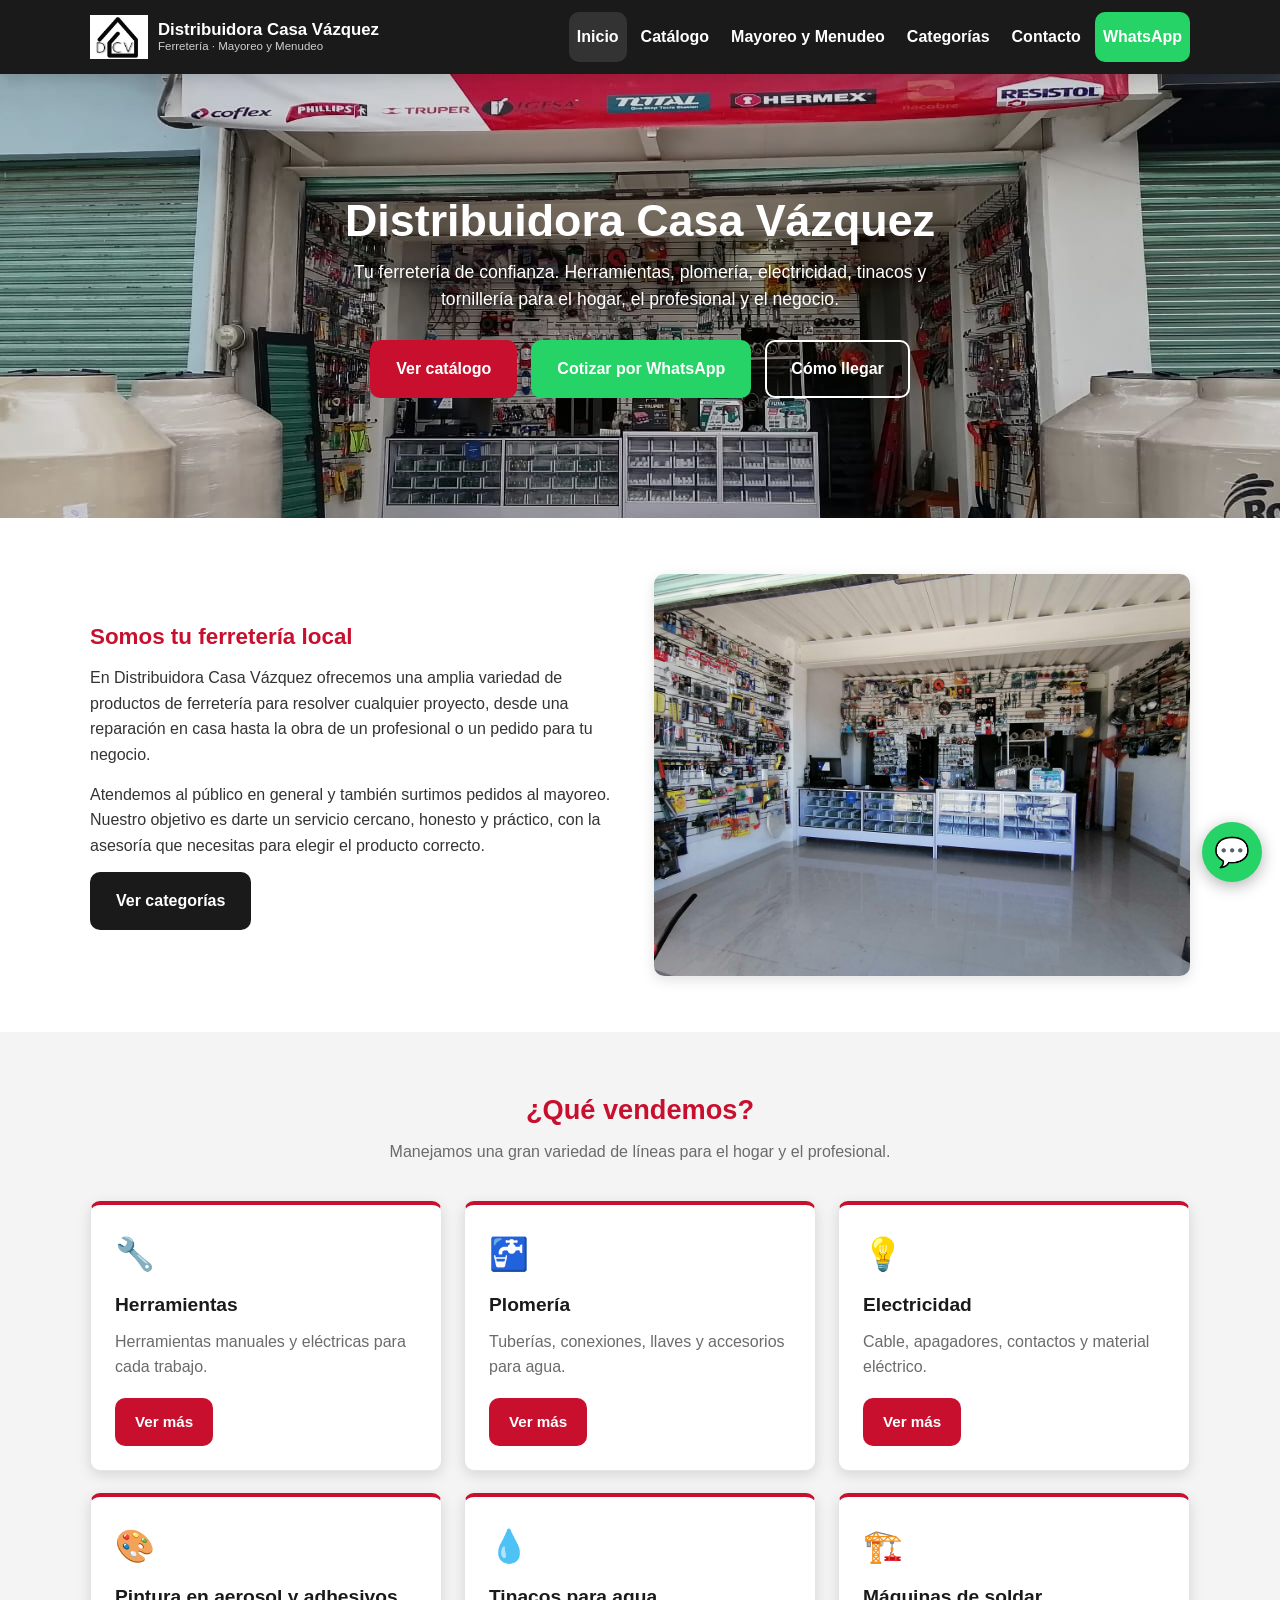
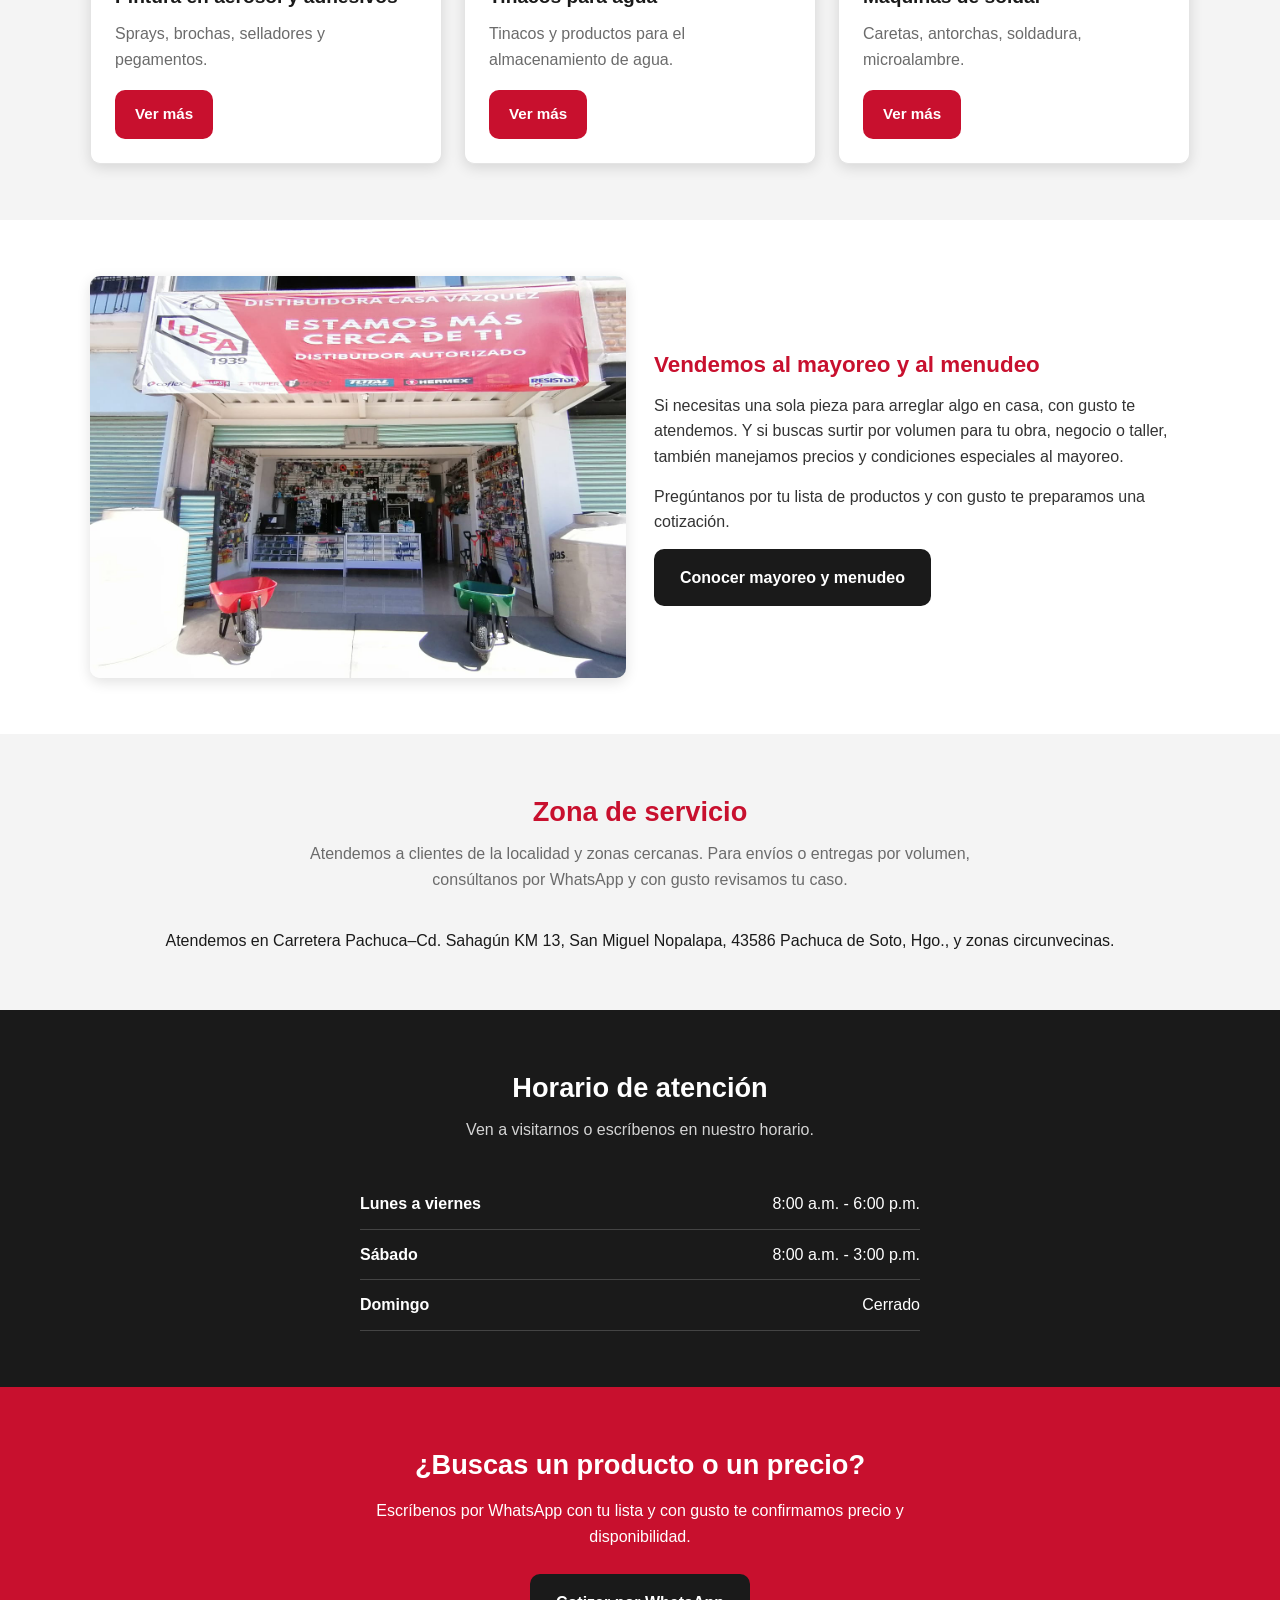
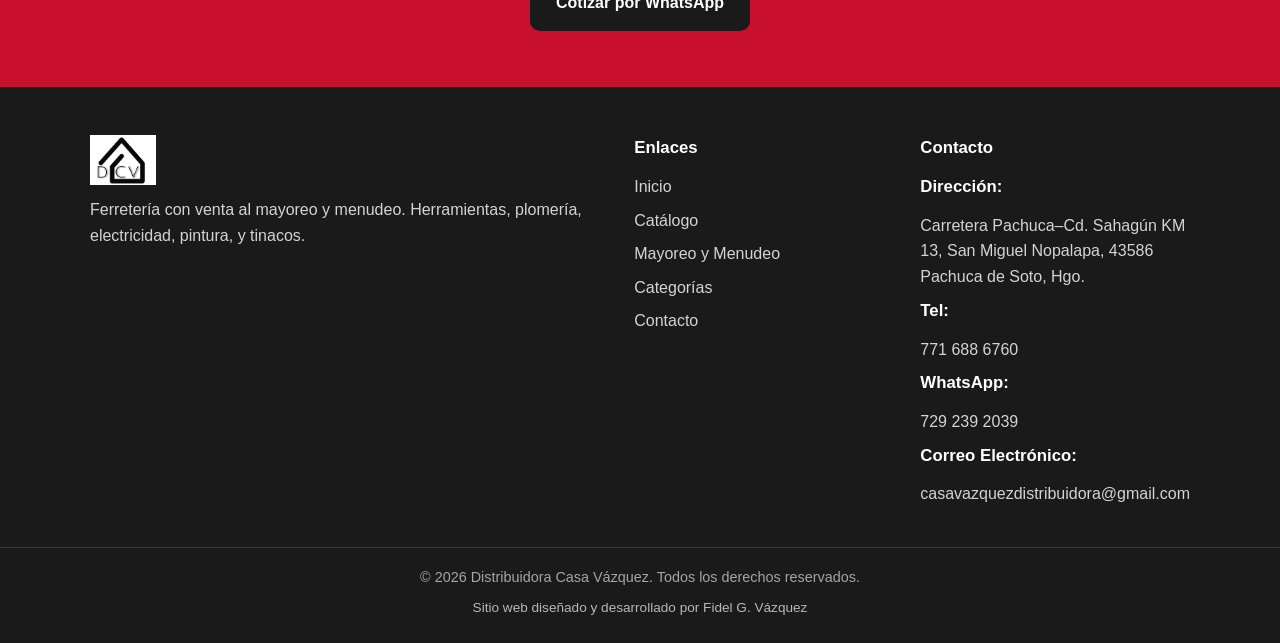
<file: index.html>
<!DOCTYPE html>
<html lang="es-MX">
<head>
  <meta charset="UTF-8" />
  <meta name="viewport" content="width=device-width, initial-scale=1.0" />
  <title>Distribuidora Casa Vázquez | Ferretería al mayoreo y menudeo</title>
  <meta name="description" content="Distribuidora Casa Vázquez: ferretería con herramientas, plomería, electricidad, pintura, tinacos y material de construcción. Venta al mayoreo y menudeo. Cotiza por WhatsApp." />
  <link rel="stylesheet" href="css/styles.css" />
</head>
<body>
  <a class="saltar-contenido" href="#contenido">Saltar al contenido principal</a>

  <!-- ================= HEADER ================= -->
  <header class="encabezado">
    <nav class="barra-nav" aria-label="Navegación principal">
      <a class="marca" href="index.html">
        <img src="images/logo-dcv.png" alt="Logotipo de Distribuidora Casa Vázquez" />
        <span>Distribuidora Casa Vázquez
          <small>Ferretería · Mayoreo y Menudeo</small>
        </span>
      </a>

      <button class="boton-menu" 
      aria-label="Abrir menú" 
      aria-expanded="false" 
      aria-controls="menu-principal">☰</button>

      <ul class="menu" id="menu-principal">
        <li><a href="index.html" class="activo">Inicio</a></li>
        <li><a href="catalogo.html">Catálogo</a></li>
        <li><a href="mayoreo.html">Mayoreo y Menudeo</a></li>
        <li><a href="categorias.html">Categorías</a></li>
        <li><a href="contacto.html">Contacto</a></li>
        <li>
          <a class="enlace-whatsapp"
             href="https://wa.me/527292392039?text=Hola%2C%20vi%20su%20p%C3%A1gina%20web.%20Me%20gustar%C3%ADa%20cotizar%20productos%20de%20ferreter%C3%ADa."
             target="_blank" rel="noopener">WhatsApp</a>
        </li>
      </ul>
    </nav>
  </header>

  <main id="contenido">
    <!-- ================= HERO ================= -->
    <section class="hero">
      <h1>Distribuidora Casa Vázquez</h1>
      <p>Tu ferretería de confianza. Herramientas, plomería, electricidad, tinacos y tornillería para el hogar, el profesional y el negocio.</p>
      <div class="hero-botones">
        <a class="boton boton-rojo" href="catalogo.html">Ver catálogo</a>
        <a class="boton boton-whatsapp"
           href="https://wa.me/527292392039?text=Hola%2C%20vi%20su%20p%C3%A1gina%20web.%20Me%20gustar%C3%ADa%20cotizar%20productos%20de%20ferreter%C3%ADa."
           target="_blank" rel="noopener">Cotizar por WhatsApp</a>
        <a class="boton boton-linea" href="contacto.html">Cómo llegar</a>
      </div>
    </section>

    <!-- ================= ABOUT THE BUSINESS ================= -->
    <section class="seccion">
      <div class="contenedor">
        <div class="bloque-doble">
          <div>
            <h3>Somos tu ferretería local</h3>
            <p>En Distribuidora Casa Vázquez ofrecemos una amplia variedad de productos de ferretería para resolver cualquier proyecto, desde una reparación en casa hasta la obra de un profesional o un pedido para tu negocio.</p>
            <p>Atendemos al público en general y también surtimos pedidos al mayoreo. Nuestro objetivo es darte un servicio cercano, honesto y práctico, con la asesoría que necesitas para elegir el producto correcto.</p>
            <a class="boton boton-negro" href="categorias.html">Ver categorías</a>
          </div>
          <img src="images/interior.jpg" alt="Interior de la tienda Distribuidora Casa Vázquez con productos de ferretería en exhibición" />
        </div>
      </div>
    </section>

    <!-- ================= CATEGORY PREVIEW ================= -->
    <section class="seccion seccion-gris">
      <div class="contenedor">
        <h2 class="titulo-seccion">¿Qué vendemos?</h2>
        <p class="subtitulo-seccion">Manejamos una gran variedad de líneas para el hogar y el profesional.</p>
        <div class="rejilla rejilla-3">
          <article class="tarjeta">
            <div class="icono" aria-hidden="true">🔧</div>
            <h3>Herramientas</h3>
            <p>Herramientas manuales y eléctricas para cada trabajo.</p>
            <a class="boton boton-rojo" href="categorias.html">Ver más</a>
          </article>
          <article class="tarjeta">
            <div class="icono" aria-hidden="true">🚰</div>
            <h3>Plomería</h3>
            <p>Tuberías, conexiones, llaves y accesorios para agua.</p>
            <a class="boton boton-rojo" href="categorias.html">Ver más</a>
          </article>
          <article class="tarjeta">
            <div class="icono" aria-hidden="true">💡</div>
            <h3>Electricidad</h3>
            <p>Cable, apagadores, contactos y material eléctrico.</p>
            <a class="boton boton-rojo" href="categorias.html">Ver más</a>
          </article>
          <article class="tarjeta">
            <div class="icono" aria-hidden="true">🎨</div>
            <h3>Pintura en aerosol y adhesivos</h3>
            <p>Sprays, brochas, selladores y pegamentos.</p>
            <a class="boton boton-rojo" href="categorias.html">Ver más</a>
          </article>
          <article class="tarjeta">
            <div class="icono" aria-hidden="true">💧</div>
            <h3>Tinacos para agua</h3>
            <p>Tinacos y productos para el almacenamiento de agua.</p>
            <a class="boton boton-rojo" href="categorias.html">Ver más</a>
          </article>
          <article class="tarjeta">
            <div class="icono" aria-hidden="true">🏗️</div>
            <h3>Máquinas de soldar</h3>
            <p>Caretas, antorchas, soldadura, microalambre.</p>
            <a class="boton boton-rojo" href="categorias.html">Ver más</a>
          </article>
        </div>
      </div>
    </section>

    <!-- ================= WHOLESALE AND RETAIL ================= -->
    <section class="seccion">
      <div class="contenedor">
        <div class="bloque-doble">
          <img src="images/Productos.jpg"
     alt="Estantes con productos de ferretería surtidos para venta al mayoreo y menudeo" />
          <div>
            <h3>Vendemos al mayoreo y al menudeo</h3>
            <p>Si necesitas una sola pieza para arreglar algo en casa, con gusto te atendemos. 
              Y si buscas surtir por volumen para tu obra, negocio o taller, también manejamos precios y condiciones especiales al mayoreo.</p>
            <p>Pregúntanos por tu lista de productos y con gusto te preparamos una cotización.</p>
            <a class="boton boton-negro" href="mayoreo.html">Conocer mayoreo y menudeo</a>
          </div>
        </div>
      </div>
    </section>

    <!-- ================= SERVICE AREA ================= -->
    <section class="seccion seccion-gris">
      <div class="contenedor centrado">
        <h2 class="titulo-seccion">Zona de servicio</h2>
        <p class="subtitulo-seccion">Atendemos a clientes de la localidad y zonas cercanas. 
          Para envíos o entregas por volumen, consúltanos por WhatsApp y con gusto revisamos tu caso.</p>
        <p>
  Atendemos en Carretera Pachuca–Cd. Sahagún KM 13, San Miguel Nopalapa,
  43586 Pachuca de Soto, Hgo., y zonas circunvecinas.</p>
      </div>
    </section>

    <!-- ================= BUSINESS HOURS ================= -->
    <section class="seccion seccion-oscura">
      <div class="contenedor">
        <h2 class="titulo-seccion">Horario de atención</h2>
        <p class="subtitulo-seccion">Ven a visitarnos o escríbenos en nuestro horario.</p>
        <ul class="info-lista">
          <li><span>Lunes a viernes</span><span> 8:00 a.m. - 6:00 p.m.</span></li>
          <li><span>Sábado</span><span>8:00 a.m. - 3:00 p.m.</span></li>
          <li><span>Domingo</span><span>Cerrado</span></li>
        </ul>
      </div>
    </section>

    <!-- ================= CALL TO ACTION ================= -->
    <section class="cta">
      <h2>¿Buscas un producto o un precio?</h2>
      <p>Escríbenos por WhatsApp con tu lista y con gusto te confirmamos precio y disponibilidad.</p>
      <a class="boton boton-negro"
         href="https://wa.me/527292392039?text=Hola%2C%20vi%20su%20p%C3%A1gina%20web.%20Me%20gustar%C3%ADa%20cotizar%20productos%20de%20ferreter%C3%ADa."
         target="_blank" rel="noopener">Cotizar por WhatsApp</a>
    </section>
  </main>

  <!-- ================= FOOTER ================= -->
  <footer class="pie">
    <div class="contenedor pie-rejilla">
      <div class="pie-marca">
        <img src="images/logo-dcv.png" alt="Logotipo de Distribuidora Casa Vázquez" />
        <p>Ferretería con venta al mayoreo y menudeo. Herramientas, plomería, electricidad, pintura, y tinacos.</p>
      </div>
      <div>
        <h4>Enlaces</h4>
        <ul>
          <li><a href="index.html">Inicio</a></li>
          <li><a href="catalogo.html">Catálogo</a></li>
          <li><a href="mayoreo.html">Mayoreo y Menudeo</a></li>
          <li><a href="categorias.html">Categorías</a></li>
          <li><a href="contacto.html">Contacto</a></li>
        </ul>
      </div>
      <div>
        <h4>Contacto</h4>
        <ul>
          <li><h4>Dirección:</h4> <span>Carretera Pachuca–Cd. Sahagún KM 13, San Miguel Nopalapa, 43586 Pachuca de Soto, Hgo.</span></li>
          <li><h4>Tel:</h4><span>771 688 6760</span></li>
          <li><h4>WhatsApp:</h4> <span >729 239 2039</span></li>
          <li><h4>Correo Electrónico:</h4> <span>casavazquezdistribuidora@gmail.com</span></li>
        </ul>
      </div>
    </div>
    <p class="pie-abajo">
  © <span class="anio-actual">2026</span>
  Distribuidora Casa Vázquez. Todos los derechos reservados.
</p>

<p class="credito-desarrollador">
  Sitio web diseñado y desarrollado por
  <a href="mailto:fidgvaz@gmail.com">Fidel G. Vázquez</a>
</p>
  </footer>

  <!-- Floating WhatsApp button -->
  <a class="whatsapp-flotante"
     href="https://wa.me/527292392039?text=Hola%2C%20vi%20su%20p%C3%A1gina%20web.%20Me%20gustar%C3%ADa%20cotizar%20productos%20de%20ferreter%C3%ADa."
     target="_blank" rel="noopener" aria-label="Escríbenos por WhatsApp">
    <span aria-hidden="true">💬</span>
  </a>

  <script src="js/main.js"></script>
</body>
</html>
</file>
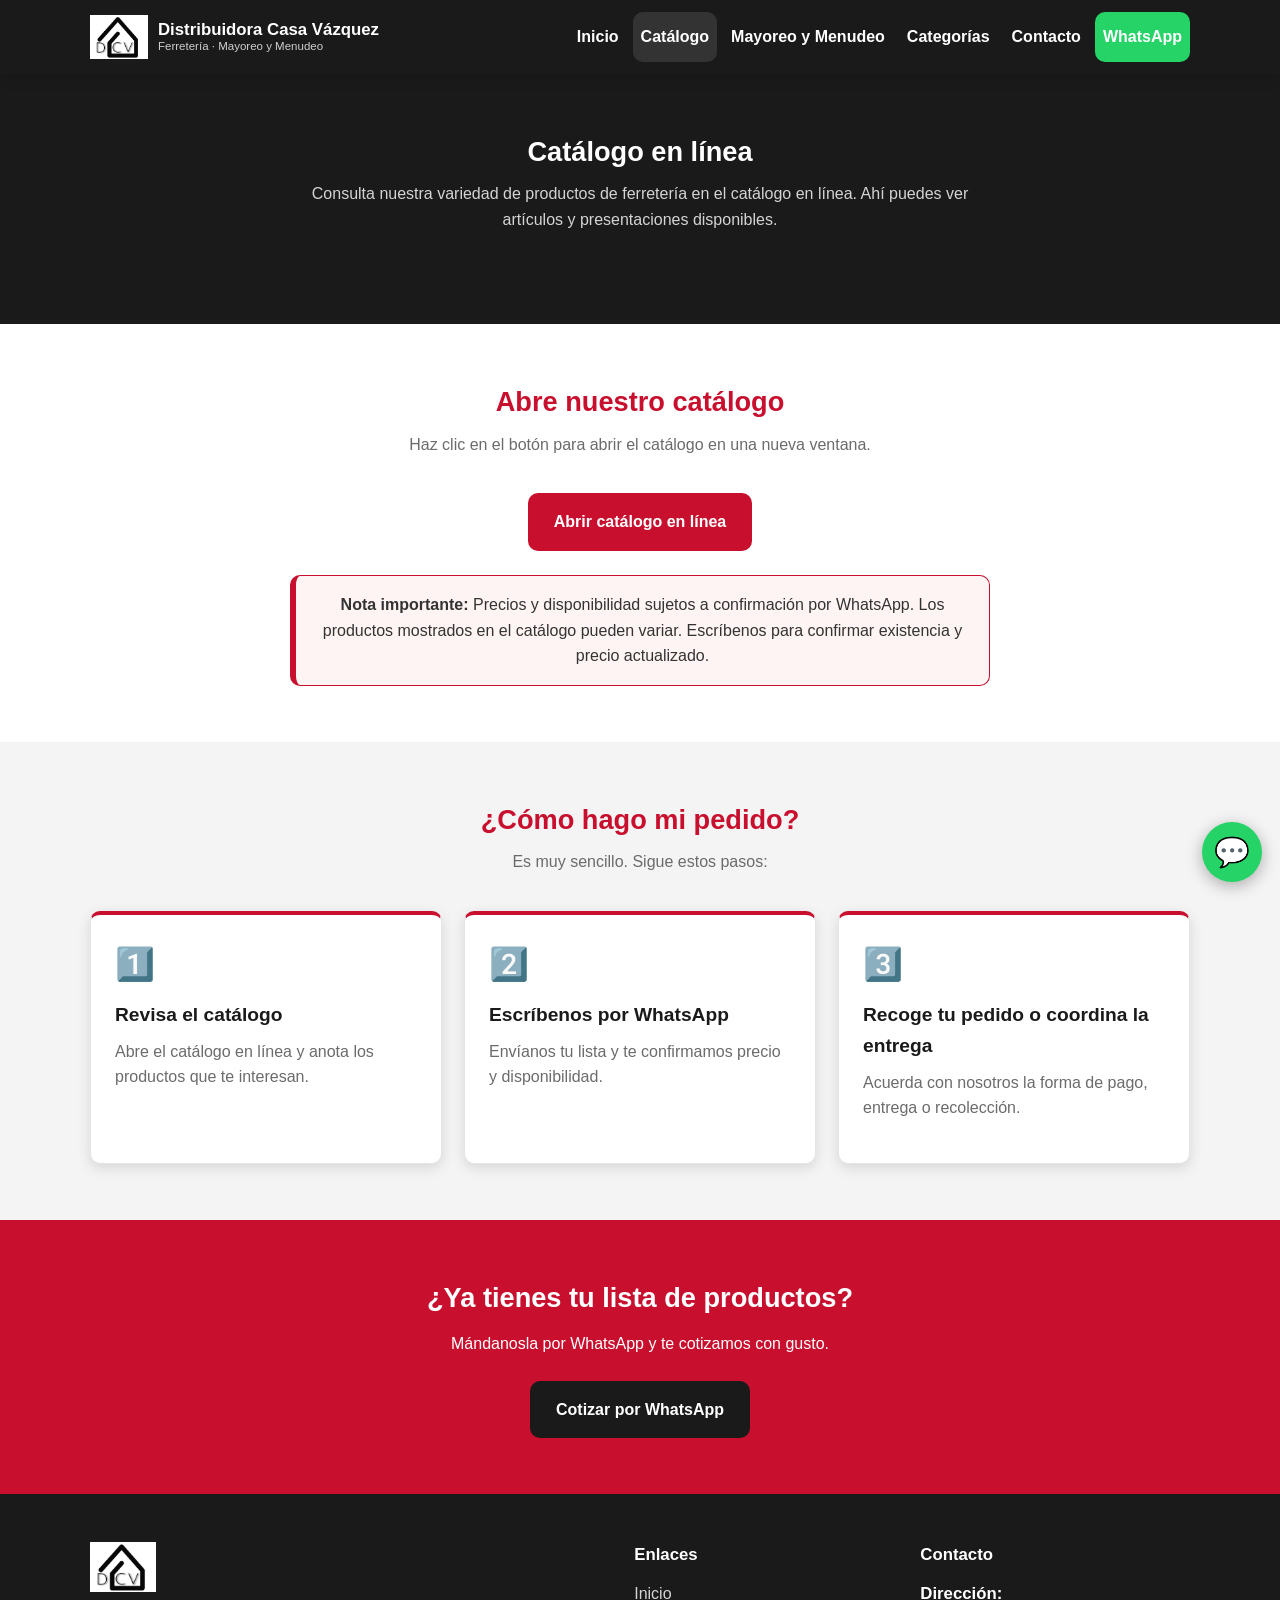
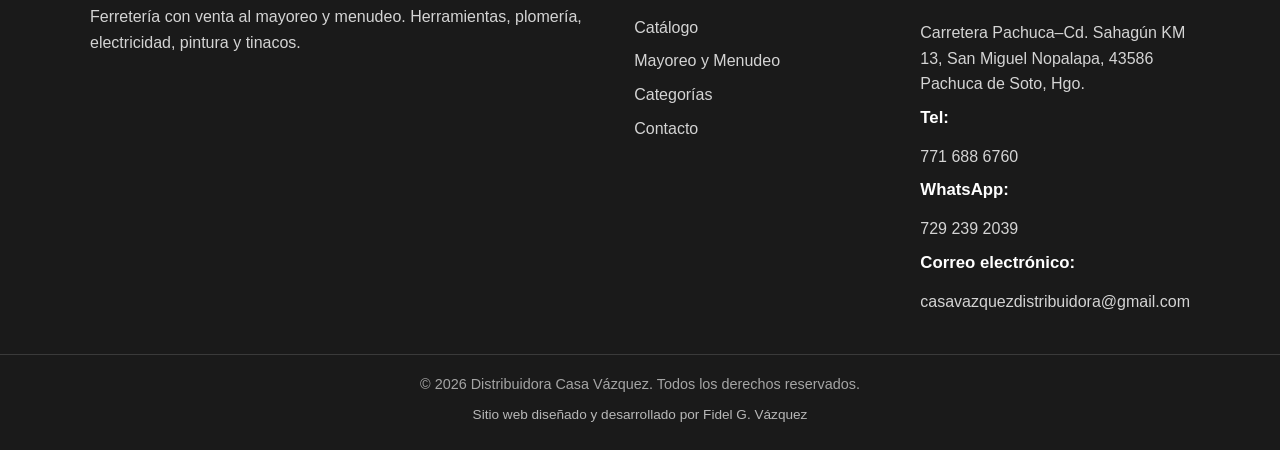
<file: catalogo.html>
<!DOCTYPE html>
<html lang="es-MX">
<head>
  <meta charset="UTF-8" />
  <meta name="viewport" content="width=device-width, initial-scale=1.0" />
  <title>Catálogo en línea | Distribuidora Casa Vázquez</title>
  <meta name="description" content="Consulta el catálogo en línea de Distribuidora Casa Vázquez y revisa nuestra variedad de productos de ferretería. Precios y disponibilidad se confirman por WhatsApp." />
  <link rel="stylesheet" href="css/styles.css" />
</head>
<body>
  <a class="saltar-contenido" href="#contenido">Saltar al contenido principal</a>

  <!-- ================= HEADER ================= -->
  <header class="encabezado">
    <nav class="barra-nav" aria-label="Navegación principal">
      <a class="marca" href="index.html">
        <img src="images/logo-dcv.png" alt="Logotipo de Distribuidora Casa Vázquez" />
        <span>Distribuidora Casa Vázquez
          <small>Ferretería · Mayoreo y Menudeo</small>
        </span>
      </a>
      <button class="boton-menu" aria-label="Abrir menú" aria-expanded="false" aria-controls="menu-principal">☰</button>
      <ul class="menu" id="menu-principal">
        <li><a href="index.html">Inicio</a></li>
        <li><a href="catalogo.html" class="activo">Catálogo</a></li>
        <li><a href="mayoreo.html">Mayoreo y Menudeo</a></li>
        <li><a href="categorias.html">Categorías</a></li>
        <li><a href="contacto.html">Contacto</a></li>
        <li>
          <a class="enlace-whatsapp"
             href="https://wa.me/527292392039?text=Hola%2C%20vi%20su%20p%C3%A1gina%20web.%20Me%20gustar%C3%ADa%20cotizar%20productos%20de%20ferreter%C3%ADa."
             target="_blank" rel="noopener">WhatsApp</a>
        </li>
      </ul>
    </nav>
  </header>

  <main id="contenido">
    <!-- ================= HEADER ================= -->
    <section class="seccion seccion-oscura">
      <div class="contenedor centrado">
        <h1 class="titulo-seccion">Catálogo en línea</h1>
        <p class="subtitulo-seccion">Consulta nuestra variedad de productos de ferretería en el catálogo en línea. Ahí puedes ver artículos y presentaciones disponibles.</p>
      </div>
    </section>

    <!-- ================= CATALOG BUTTON ================= -->
    <section class="seccion">
      <div class="contenedor centrado">
        <h2 class="titulo-seccion">Abre nuestro catálogo</h2>
        <p class="subtitulo-seccion">Haz clic en el botón para abrir el catálogo en una nueva ventana.</p>

        <!-- Link to the Pulpos catalog -->
        <a class="boton boton-rojo"
           href="https://distribuidoracasavazquez.pulpos.shop/"
           target="_blank" rel="noopener">Abrir catálogo en línea</a>

        <div class="aviso">
          <strong>Nota importante:</strong> Precios y disponibilidad sujetos a confirmación por WhatsApp. 
          Los productos mostrados en el catálogo pueden variar. 
          Escríbenos para confirmar existencia y precio actualizado.
        </div>
      </div>
    </section>

    <!-- ================= HOW TO ORDER ================= -->
    <section class="seccion seccion-gris">
      <div class="contenedor">
        <h2 class="titulo-seccion">¿Cómo hago mi pedido?</h2>
        <p class="subtitulo-seccion">Es muy sencillo. Sigue estos pasos:</p>
        <div class="rejilla rejilla-3">
          <article class="tarjeta">
            <div class="icono" aria-hidden="true">1️⃣</div>
            <h3>Revisa el catálogo</h3>
            <p>Abre el catálogo en línea y anota los productos que te interesan.</p>
          </article>
          <article class="tarjeta">
            <div class="icono" aria-hidden="true">2️⃣</div>
            <h3>Escríbenos por WhatsApp</h3>
            <p>Envíanos tu lista y te confirmamos precio y disponibilidad.</p>
          </article>
          <article class="tarjeta">
            <div class="icono" aria-hidden="true">3️⃣</div>
            <h3>Recoge tu pedido o coordina la entrega</h3>
            <p>Acuerda con nosotros la forma de pago, entrega o recolección.</p>
          </article>
        </div>
      </div>
    </section>

    <!-- ================= CALL TO ACTION ================= -->
    <section class="cta">
      <h2>¿Ya tienes tu lista de productos?</h2>
      <p>Mándanosla por WhatsApp y te cotizamos con gusto.</p>
      <a class="boton boton-negro"
         href="https://wa.me/527292392039?text=Hola%2C%20vi%20su%20cat%C3%A1logo%20en%20l%C3%ADnea.%20Me%20gustar%C3%ADa%20cotizar%20algunos%20productos."
         target="_blank" rel="noopener">Cotizar por WhatsApp</a>
    </section>
  </main>

  <!-- ================= FOOTER ================= -->
  <footer class="pie">
    <div class="contenedor pie-rejilla">
      <div class="pie-marca">
        <img src="images/logo-dcv.png" alt="Logotipo de Distribuidora Casa Vázquez" />
        <p>Ferretería con venta al mayoreo y menudeo. Herramientas, plomería, electricidad, pintura y tinacos.</p>
      </div>
      <div>
        <h4>Enlaces</h4>
        <ul>
          <li><a href="index.html">Inicio</a></li>
          <li><a href="catalogo.html">Catálogo</a></li>
          <li><a href="mayoreo.html">Mayoreo y Menudeo</a></li>
          <li><a href="categorias.html">Categorías</a></li>
          <li><a href="contacto.html">Contacto</a></li>
        </ul>
      </div>
      <div>
        <h4>Contacto</h4>
        <ul>
          <li><h4>Dirección:</h4><span> Carretera Pachuca–Cd. Sahagún KM 13, San Miguel Nopalapa, 43586 Pachuca de Soto, Hgo.</span></li>
          <li><h4>Tel:</h4> <span>771 688 6760</span></li>
          <li><h4>WhatsApp:</h4> <span>729 239 2039</span></li>
          <li><h4>Correo electrónico:</h4> <span>casavazquezdistribuidora@gmail.com</span></li>
        </ul>
      </div>
    </div>
    <p class="pie-abajo">
  © <span class="anio-actual">2026</span>
  Distribuidora Casa Vázquez. Todos los derechos reservados.
</p>

<p class="credito-desarrollador">
  Sitio web diseñado y desarrollado por
  <a href="mailto:fidgvaz@gmail.com">Fidel G. Vázquez</a>
</p>
  </footer>

  <a class="whatsapp-flotante"
     href="https://wa.me/527292392039?text=Hola%2C%20vi%20su%20p%C3%A1gina%20web.%20Me%20gustar%C3%ADa%20cotizar%20productos%20de%20ferreter%C3%ADa."
     target="_blank" rel="noopener" aria-label="Escríbenos por WhatsApp">
    <span aria-hidden="true">💬</span>
  </a>

  <script src="js/main.js"></script>
</body>
</html>
</file>
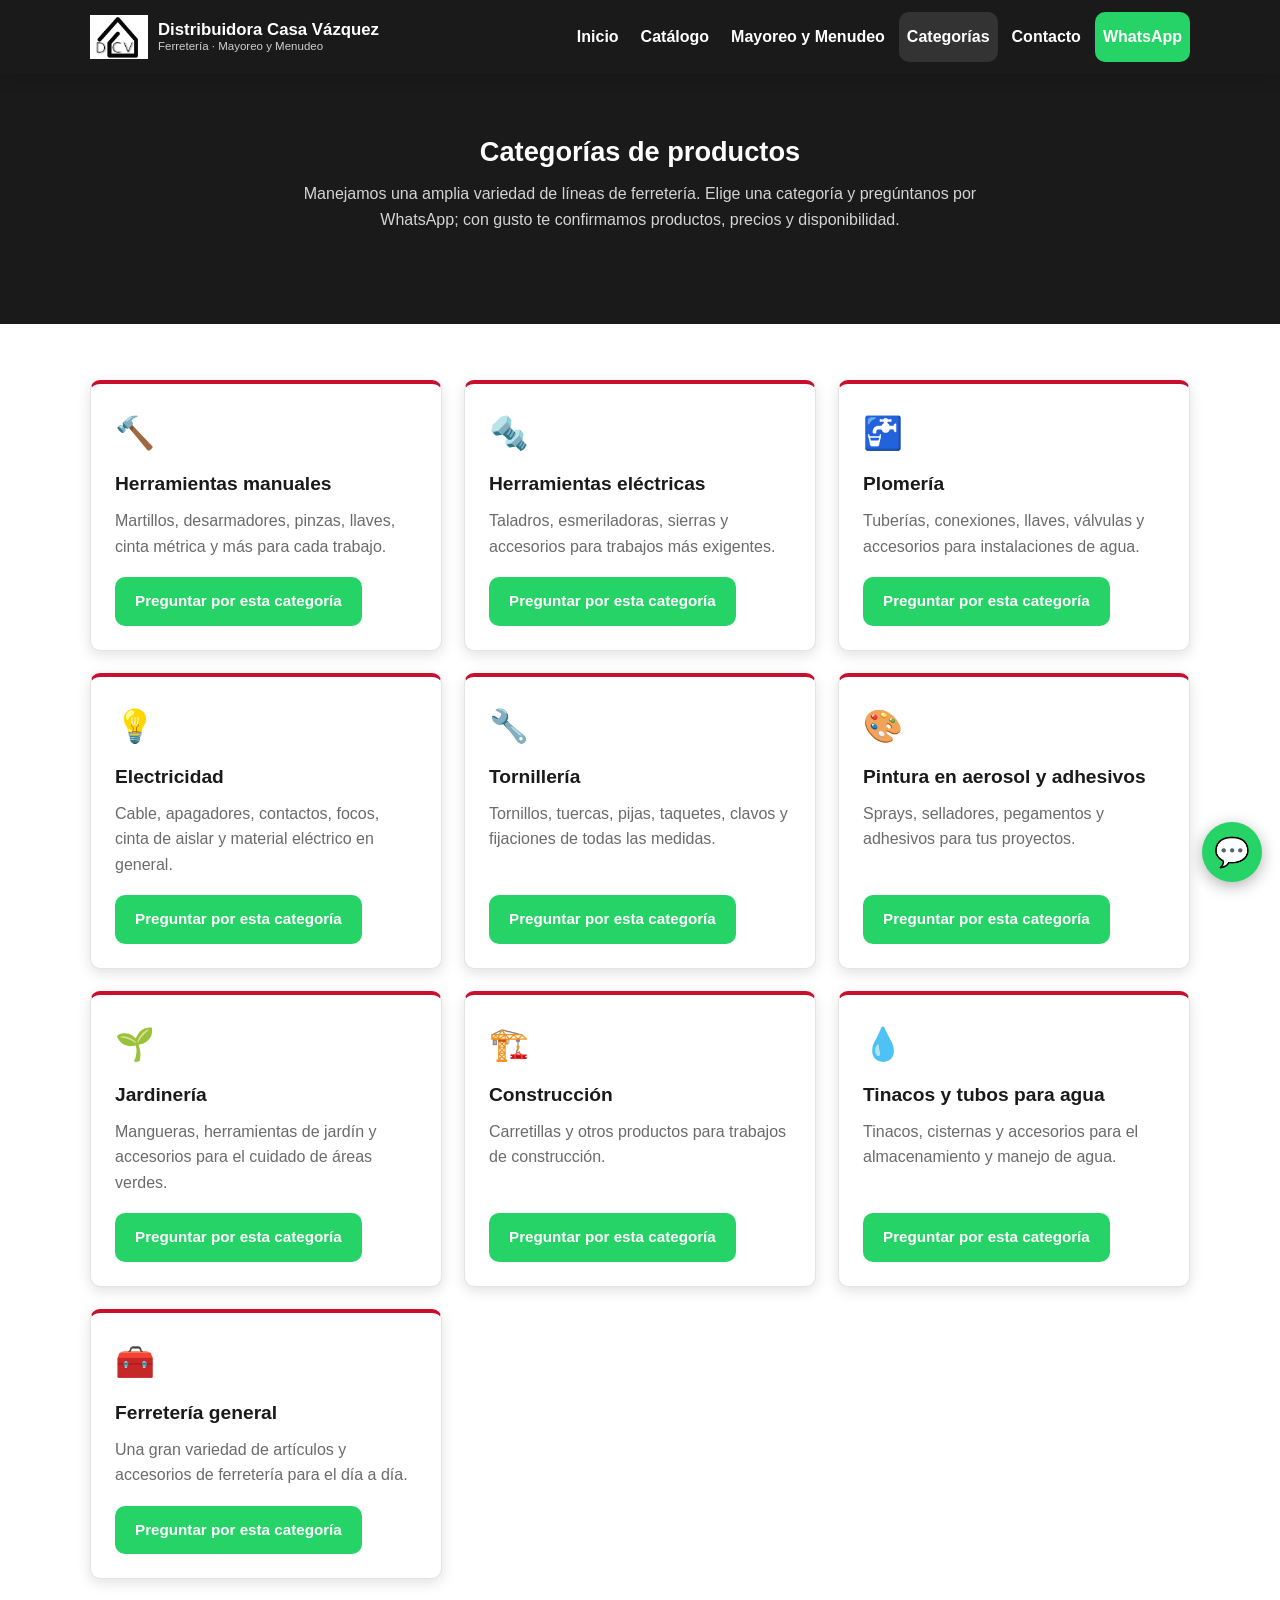
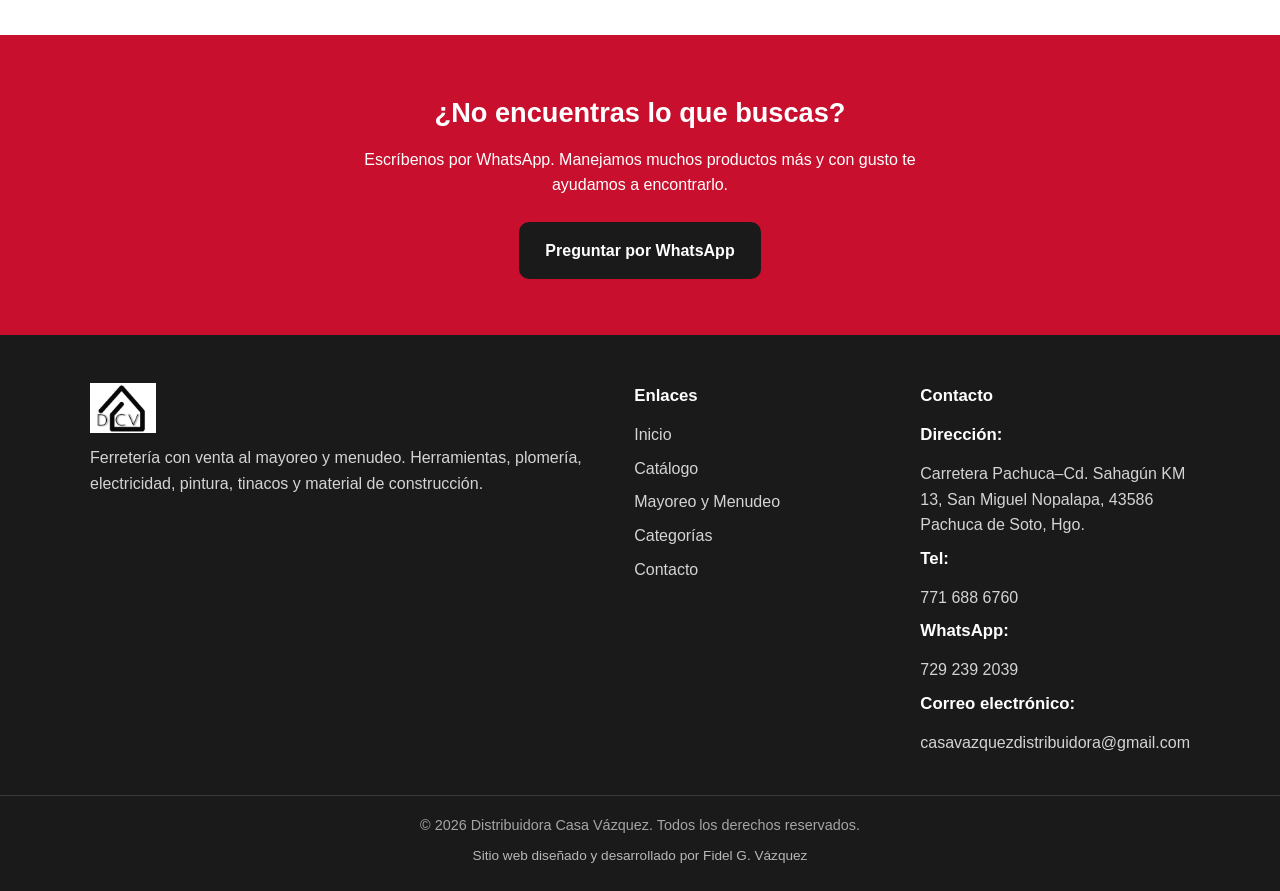
<file: categorias.html>
<!DOCTYPE html>
<html lang="es-MX">
<head>
  <meta charset="UTF-8" />
  <meta name="viewport" content="width=device-width, initial-scale=1.0" />
  <title>Categorías de productos | Distribuidora Casa Vázquez</title>
  <meta name="description" content="Categorías de ferretería en Distribuidora Casa Vázquez: herramientas manuales y eléctricas, plomería, electricidad, tornillería, pintura, jardinería, construcción y tinacos." />
  <link rel="stylesheet" href="css/styles.css" />
</head>
<body>
  <a class="saltar-contenido" href="#contenido">Saltar al contenido principal</a>

  <!-- ================= HEADER ================= -->
  <header class="encabezado">
    <nav class="barra-nav" aria-label="Navegación principal">
      <a class="marca" href="index.html">
        <img src="images/logo-dcv.png" alt="Logotipo de Distribuidora Casa Vázquez" />
        <span>Distribuidora Casa Vázquez
          <small>Ferretería · Mayoreo y Menudeo</small>
        </span>
      </a>
      <button class="boton-menu" aria-label="Abrir menú" aria-expanded="false" aria-controls="menu-principal">☰</button>
      <ul class="menu" id="menu-principal">
        <li><a href="index.html">Inicio</a></li>
        <li><a href="catalogo.html">Catálogo</a></li>
        <li><a href="mayoreo.html">Mayoreo y Menudeo</a></li>
        <li><a href="categorias.html" class="activo">Categorías</a></li>
        <li><a href="contacto.html">Contacto</a></li>
        <li>
          <a class="enlace-whatsapp"
             href="https://wa.me/527292392039?text=Hola%2C%20vi%20su%20p%C3%A1gina%20web.%20Me%20gustar%C3%ADa%20cotizar%20productos%20de%20ferreter%C3%ADa."
             target="_blank" rel="noopener">WhatsApp</a>
        </li>
      </ul>
    </nav>
  </header>

  <main id="contenido">
    <!-- ================= PAGE HEADER ================= -->
    <section class="seccion seccion-oscura">
      <div class="contenedor centrado">
        <h1 class="titulo-seccion">Categorías de productos</h1>
        <p class="subtitulo-seccion">Manejamos una amplia variedad de líneas de ferretería. Elige una categoría y pregúntanos por WhatsApp; con gusto te confirmamos productos, precios y disponibilidad.</p>
      </div>
    </section>

    <!-- ================= CATEGORY CARDS ================= -->
    <section class="seccion">
      <div class="contenedor">
        <div class="rejilla rejilla-3">

          <article class="tarjeta">
            <div class="icono" aria-hidden="true">🔨</div>
            <h3>Herramientas manuales</h3>
            <p>Martillos, desarmadores, pinzas, llaves, cinta métrica y más para cada trabajo.</p>
            <a class="boton boton-whatsapp"
               href="https://wa.me/527292392039?text=Hola%2C%20me%20interesa%20la%20categor%C3%ADa%20de%20Herramientas%20manuales.%20%C2%BFMe%20pueden%20informar%3F"
               target="_blank" rel="noopener">Preguntar por esta categoría</a>
          </article>

          <article class="tarjeta">
            <div class="icono" aria-hidden="true">🔩</div>
            <h3>Herramientas eléctricas</h3>
            <p>Taladros, esmeriladoras, sierras y accesorios para trabajos más exigentes.</p>
            <a class="boton boton-whatsapp"
               href="https://wa.me/527292392039?text=Hola%2C%20me%20interesa%20la%20categor%C3%ADa%20de%20Herramientas%20el%C3%A9ctricas.%20%C2%BFMe%20pueden%20informar%3F"
               target="_blank" rel="noopener">Preguntar por esta categoría</a>
          </article>

          <article class="tarjeta">
            <div class="icono" aria-hidden="true">🚰</div>
            <h3>Plomería</h3>
            <p>Tuberías, conexiones, llaves, válvulas y accesorios para instalaciones de agua.</p>
            <a class="boton boton-whatsapp"
               href="https://wa.me/527292392039?text=Hola%2C%20me%20interesa%20la%20categor%C3%ADa%20de%20Plomer%C3%ADa.%20%C2%BFMe%20pueden%20informar%3F"
               target="_blank" rel="noopener">Preguntar por esta categoría</a>
          </article>

          <article class="tarjeta">
            <div class="icono" aria-hidden="true">💡</div>
            <h3>Electricidad</h3>
            <p>Cable, apagadores, contactos, focos, cinta de aislar y material eléctrico en general.</p>
            <a class="boton boton-whatsapp"
               href="https://wa.me/527292392039?text=Hola%2C%20me%20interesa%20la%20categor%C3%ADa%20de%20Electricidad.%20%C2%BFMe%20pueden%20informar%3F"
               target="_blank" rel="noopener">Preguntar por esta categoría</a>
          </article>

          <article class="tarjeta">
            <div class="icono" aria-hidden="true">🔧</div>
            <h3>Tornillería</h3>
            <p>Tornillos, tuercas, pijas, taquetes, clavos y fijaciones de todas las medidas.</p>
            <a class="boton boton-whatsapp"
               href="https://wa.me/527292392039?text=Hola%2C%20me%20interesa%20la%20categor%C3%ADa%20de%20Torniller%C3%ADa.%20%C2%BFMe%20pueden%20informar%3F"
               target="_blank" rel="noopener">Preguntar por esta categoría</a>
          </article>

          <article class="tarjeta">
            <div class="icono" aria-hidden="true">🎨</div>
            <h3>Pintura en aerosol y adhesivos</h3>
            <p>Sprays, selladores, pegamentos y adhesivos para tus proyectos.</p>
            <a class="boton boton-whatsapp"
               href="https://wa.me/527292392039?text=Hola%2C%20me%20interesa%20la%20categor%C3%ADa%20de%20Pintura%20y%20adhesivos.%20%C2%BFMe%20pueden%20informar%3F"
               target="_blank" rel="noopener">Preguntar por esta categoría</a>
          </article>

          <article class="tarjeta">
            <div class="icono" aria-hidden="true">🌱</div>
            <h3>Jardinería</h3>
            <p>Mangueras, herramientas de jardín y accesorios para el cuidado de áreas verdes.</p>
            <a class="boton boton-whatsapp"
               href="https://wa.me/527292392039?text=Hola%2C%20me%20interesa%20la%20categor%C3%ADa%20de%20Jardiner%C3%ADa.%20%C2%BFMe%20pueden%20informar%3F"
               target="_blank" rel="noopener">Preguntar por esta categoría</a>
          </article>

          <article class="tarjeta">
            <div class="icono" aria-hidden="true">🏗️</div>
            <h3>Construcción</h3>
            <p>Carretillas y otros productos para trabajos de construcción.</p>
            <a class="boton boton-whatsapp"
               href="https://wa.me/527292392039?text=Hola%2C%20me%20interesa%20la%20categor%C3%ADa%20de%20Construcci%C3%B3n.%20%C2%BFMe%20pueden%20informar%3F"
               target="_blank" rel="noopener">Preguntar por esta categoría</a>
          </article>

          <article class="tarjeta">
            <div class="icono" aria-hidden="true">💧</div>
            <h3>Tinacos y tubos para agua</h3>
            <p>Tinacos, cisternas y accesorios para el almacenamiento y manejo de agua.</p>
            <a class="boton boton-whatsapp"
               href="https://wa.me/527292392039?text=Hola%2C%20me%20interesa%20la%20categor%C3%ADa%20de%20Tinacos%20y%20almacenamiento%20de%20agua.%20%C2%BFMe%20pueden%20informar%3F"
               target="_blank" rel="noopener">Preguntar por esta categoría</a>
          </article>

          <article class="tarjeta">
            <div class="icono" aria-hidden="true">🧰</div>
            <h3>Ferretería general</h3>
            <p>Una gran variedad de artículos y accesorios de ferretería para el día a día.</p>
            <a class="boton boton-whatsapp"
               href="https://wa.me/527292392039?text=Hola%2C%20me%20interesa%20la%20categor%C3%ADa%20de%20Ferreter%C3%ADa%20general.%20%C2%BFMe%20pueden%20informar%3F"
               target="_blank" rel="noopener">Preguntar por esta categoría</a>
          </article>

        </div>
      </div>
    </section>

    <!-- ================= CALL TO ACTION ================= -->
    <section class="cta">
      <h2>¿No encuentras lo que buscas?</h2>
      <p>Escríbenos por WhatsApp. Manejamos muchos productos más y con gusto te ayudamos a encontrarlo.</p>
      <a class="boton boton-negro"
         href="https://wa.me/527292392039?text=Hola%2C%20busco%20un%20producto%20en%20especial.%20%C2%BFMe%20pueden%20ayudar%3F"
         target="_blank" rel="noopener">Preguntar por WhatsApp</a>
    </section>
  </main>

  <!-- ================= FOOTER ================= -->
  <footer class="pie">
    <div class="contenedor pie-rejilla">
      <div class="pie-marca">
        <img src="images/logo-dcv.png" alt="Logotipo de Distribuidora Casa Vázquez" />
        <p>Ferretería con venta al mayoreo y menudeo. Herramientas, plomería, electricidad, pintura, tinacos y material de construcción.</p>
      </div>
      <div>
        <h4>Enlaces</h4>
        <ul>
          <li><a href="index.html">Inicio</a></li>
          <li><a href="catalogo.html">Catálogo</a></li>
          <li><a href="mayoreo.html">Mayoreo y Menudeo</a></li>
          <li><a href="categorias.html">Categorías</a></li>
          <li><a href="contacto.html">Contacto</a></li>
        </ul>
      </div>
      <div>
        <h4>Contacto</h4>
        <ul>
          <li><h4>Dirección:</h4> <span>Carretera Pachuca–Cd. Sahagún KM 13, San Miguel Nopalapa, 43586 Pachuca de Soto, Hgo.</span></li>
          <li><h4>Tel:</h4> <span>771 688 6760</span></li>
          <li><h4>WhatsApp:</h4><span>729 239 2039</span></li>
          <li><h4>Correo electrónico:</h4><span>casavazquezdistribuidora@gmail.com</span></li>
        </ul>
      </div>
    </div>
    <p class="pie-abajo">
  © <span class="anio-actual">2026</span>
  Distribuidora Casa Vázquez. Todos los derechos reservados.
</p>

<p class="credito-desarrollador">
  Sitio web diseñado y desarrollado por
  <a href="mailto:fidgvaz@gmail.com">Fidel G. Vázquez</a>
</p>
  </footer>

  <a class="whatsapp-flotante"
     href="https://wa.me/527292392039?text=Hola%2C%20vi%20su%20p%C3%A1gina%20web.%20Me%20gustar%C3%ADa%20cotizar%20productos%20de%20ferreter%C3%ADa."
     target="_blank" rel="noopener" aria-label="Escríbenos por WhatsApp">
    <span aria-hidden="true">💬</span>
  </a>

  <script src="js/main.js"></script>
</body>
</html>
</file>
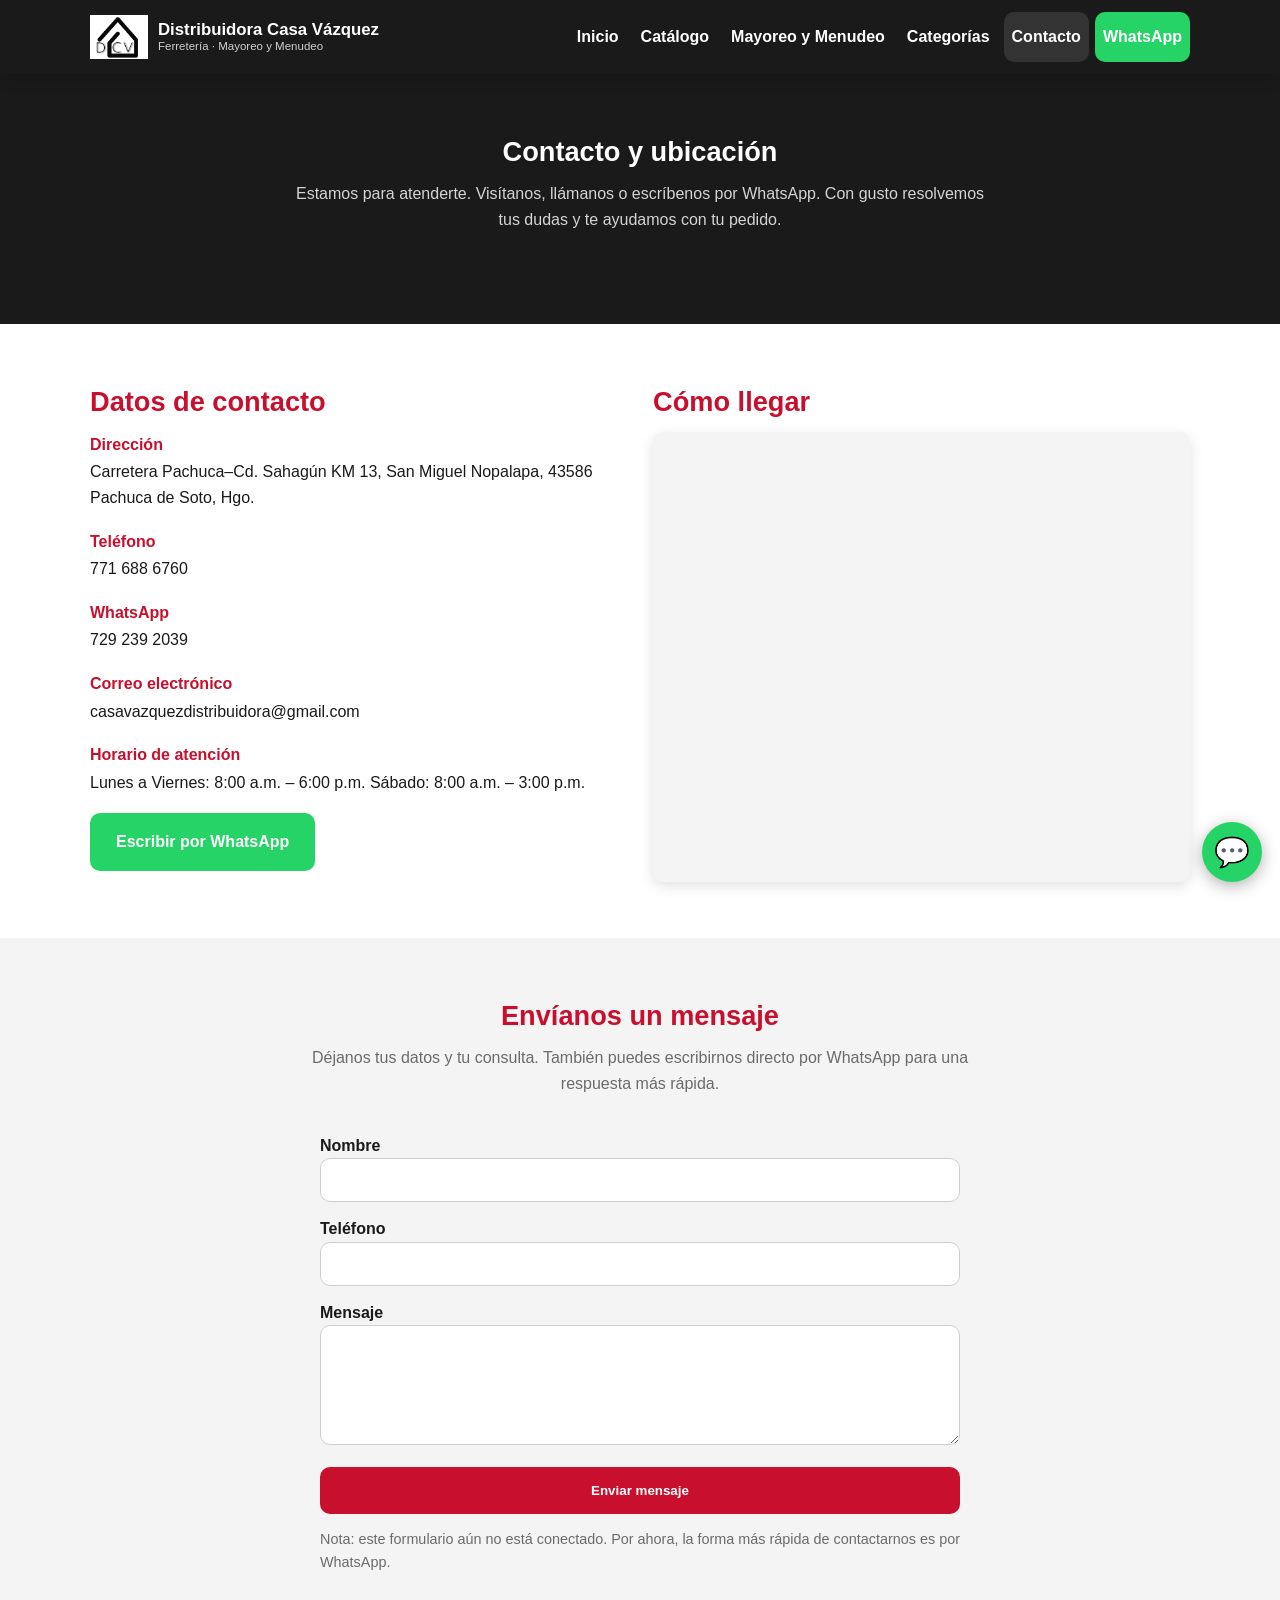
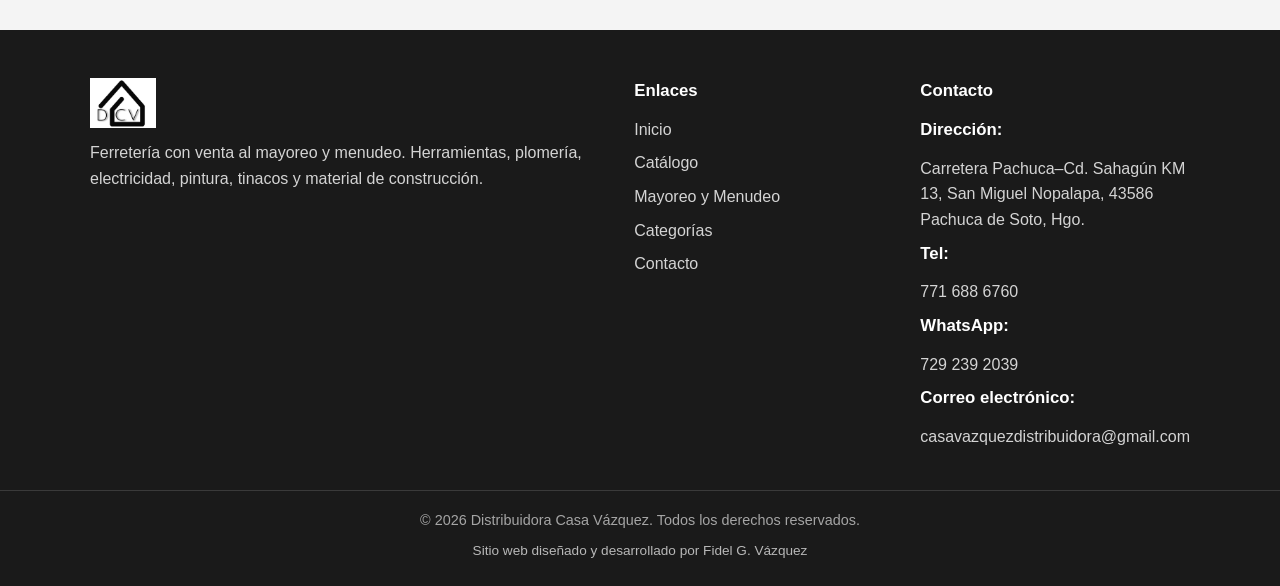
<file: contacto.html>
<!DOCTYPE html>
<html lang="es-MX">
<head>
  <meta charset="UTF-8" />
  <meta name="viewport" content="width=device-width, initial-scale=1.0" />
  <title>Contacto y ubicación | Distribuidora Casa Vázquez</title>
  <meta name="description" content="Contacto de Distribuidora Casa Vázquez: dirección, teléfono, WhatsApp, correo, horario de atención y ubicación en Google Maps. Escríbenos para cotizar tu ferretería." />
  <link rel="stylesheet" href="css/styles.css" />
</head>
<body>
  <a class="saltar-contenido" href="#contenido">Saltar al contenido principal</a>

  <!-- ================= HEADER ================= -->
  <header class="encabezado">
    <nav class="barra-nav" aria-label="Navegación principal">
      <a class="marca" href="index.html">
        <img src="images/logo-dcv.png" alt="Logotipo de Distribuidora Casa Vázquez" />
        <span>Distribuidora Casa Vázquez
          <small>Ferretería · Mayoreo y Menudeo</small>
        </span>
      </a>
      <button class="boton-menu" aria-label="Abrir menú" aria-expanded="false" aria-controls="menu-principal">☰</button>
      <ul class="menu" id="menu-principal">
        <li><a href="index.html">Inicio</a></li>
        <li><a href="catalogo.html">Catálogo</a></li>
        <li><a href="mayoreo.html">Mayoreo y Menudeo</a></li>
        <li><a href="categorias.html">Categorías</a></li>
        <li><a href="contacto.html" class="activo">Contacto</a></li>
        <li>
          <a class="enlace-whatsapp"
             href="https://wa.me/527292392039?text=Hola%2C%20vi%20su%20p%C3%A1gina%20web.%20Me%20gustar%C3%ADa%20cotizar%20productos%20de%20ferreter%C3%ADa."
             target="_blank" rel="noopener">WhatsApp</a>
        </li>
      </ul>
    </nav>
  </header>

  <main id="contenido">
    <!-- ================= PAGE HEADER ================= -->
    <section class="seccion seccion-oscura">
      <div class="contenedor centrado">
        <h1 class="titulo-seccion">Contacto y ubicación</h1>
        <p class="subtitulo-seccion">Estamos para atenderte. Visítanos, llámanos o escríbenos por WhatsApp. Con gusto resolvemos tus dudas y te ayudamos con tu pedido.</p>
      </div>
    </section>

    <!-- ================= CONTACT DETAILS AND MAP ================= -->
    <section class="seccion">
      <div class="contenedor">
        <div class="contacto-rejilla">

          <!-- Contact details column -->
          <div>
            <h2 class="titulo-seccion" style="text-align:left;">Datos de contacto</h2>

            <div class="dato-contacto">
              <strong>Dirección</strong>
              <span>Carretera Pachuca–Cd. Sahagún KM 13, San Miguel Nopalapa, 43586 Pachuca de Soto, Hgo.</span>
            </div>

            <div class="dato-contacto">
              <strong>Teléfono</strong>
              <span>771 688 6760</span>
            </div>

            <div class="dato-contacto">
              <strong>WhatsApp</strong>
              <span>729 239 2039</span>
            </div>

            <div class="dato-contacto">
              <strong>Correo electrónico</strong>
              <span>casavazquezdistribuidora@gmail.com</span>
            </div>

            <div class="dato-contacto">
              <strong>Horario de atención</strong>
              <span>Lunes a Viernes: 8:00 a.m. – 6:00 p.m.</span>
              <span>Sábado: 8:00 a.m. – 3:00 p.m.</span>
            </div>

            <a class="boton boton-whatsapp"
               href="https://wa.me/527292392039?text=Hola%2C%20vi%20su%20p%C3%A1gina%20web.%20Me%20gustar%C3%ADa%20cotizar%20productos%20de%20ferreter%C3%ADa."
               target="_blank" 
               rel="noopener">Escribir por WhatsApp</a>

            
          </div>
          <!-- Map column -->
          <div>
            <h2 class="titulo-seccion" style="text-align:left;">Cómo llegar</h2>
            
            <div class="mapa-caja">
              <iframe src="https://www.google.com/maps/embed?pb=!1m18!1m12!1m3!1d2153.18376680972!2d-98.71612528535678!3d20.012170762570282!2m3!1f0!2f0!3f0!3m2!1i1024!2i768!4f13.1!3m3!1m2!1s0x85d1a57da372d73d%3A0x24b8c9dbc9eab166!2sDistribuidora%20Casa%20V%C3%A1zquez!5e0!3m2!1sen!2sus!4v1783061075706!5m2!1sen!2sus" 
              title="Ubicación de Distribuidora Casa Vázquez en Google Maps"
              width="600" 
              height="450" 
              style="border:0;" 
              allowfullscreen="" 
              loading="lazy" 
              referrerpolicy="strict-origin-when-cross-origin"> 
              </iframe>
            </div>
          </div>

        </div>
      </div>
    </section>

    <!-- ================= VISUAL CONTACT FORM ================= -->
    <section class="seccion seccion-gris">
      <div class="contenedor">
        <h2 class="titulo-seccion">Envíanos un mensaje</h2>
        <p class="subtitulo-seccion">Déjanos tus datos y tu consulta. También puedes escribirnos directo por WhatsApp para una respuesta más rápida.</p>

        <!--
           IMPORTANT DEVELOPER NOTE: This form is visual only and does not currently send messages. 
           A trusted form service or secure backend would be required to process submissions safely. 
           For now, WhatsApp is the primary contact method.
        -->
        <form class="formulario" id="formulario-contacto"
              style="max-width:640px; margin:0 auto;"
              aria-describedby="aviso-formulario">
          <div>
            <label for="nombre">Nombre</label>
            <input type="text" id="nombre" name="nombre" autocomplete="name" />
          </div>
          <div>
            <label for="telefono">Teléfono</label>
            <input type="tel" id="telefono" name="telefono" autocomplete="tel" />
          </div>
          <div>
            <label for="mensaje">Mensaje</label>
            <textarea id="mensaje" name="mensaje"></textarea>
          </div>
          <button type="submit" class="boton boton-rojo">Enviar mensaje</button>
          <p id="aviso-formulario" style="color:var(--color-gris); font-size:0.9rem;">
            Nota: este formulario aún no está conectado. Por ahora, la forma más rápida de contactarnos es por WhatsApp.
          </p>
        </form>
      </div>
    </section>
  </main>

  <!-- ================= FOOTER ================= -->
  <footer class="pie">
    <div class="contenedor pie-rejilla">
      <div class="pie-marca">
        <img src="images/logo-dcv.png" alt="Logotipo de Distribuidora Casa Vázquez" />
        <p>Ferretería con venta al mayoreo y menudeo. Herramientas, plomería, electricidad, pintura, tinacos y material de construcción.</p>
      </div>
      <div>
        <h4>Enlaces</h4>
        <ul>
          <li><a href="index.html">Inicio</a></li>
          <li><a href="catalogo.html">Catálogo</a></li>
          <li><a href="mayoreo.html">Mayoreo y Menudeo</a></li>
          <li><a href="categorias.html">Categorías</a></li>
          <li><a href="contacto.html">Contacto</a></li>
        </ul>
      </div>
      <div>
        <h4>Contacto</h4>
        <ul>
          <li><h4>Dirección:</h4><span>Carretera Pachuca–Cd. Sahagún KM 13, San Miguel Nopalapa, 43586 Pachuca de Soto, Hgo.</span></li>
          <li><h4>Tel:</h4><span>771 688 6760</span></li>
          <li><h4>WhatsApp:</h4><span>729 239 2039</span></li>
          <li><h4>Correo electrónico:</h4><span>casavazquezdistribuidora@gmail.com</span></li>
        </ul>
      </div>
    </div>
    <p class="pie-abajo">
  © <span class="anio-actual">2026</span>
  Distribuidora Casa Vázquez. Todos los derechos reservados.
</p>

<p class="credito-desarrollador">
  Sitio web diseñado y desarrollado por
  <a href="mailto:fidgvaz@gmail.com">Fidel G. Vázquez</a>
</p>

  </footer>

  <a class="whatsapp-flotante"
     href="https://wa.me/527292392039?text=Hola%2C%20vi%20su%20p%C3%A1gina%20web.%20Me%20gustar%C3%ADa%20cotizar%20productos%20de%20ferreter%C3%ADa."
     target="_blank" rel="noopener" aria-label="Escríbenos por WhatsApp">
    <span aria-hidden="true">💬</span>
  </a>

  <script src="js/main.js"></script>
</body>
</html>
</file>
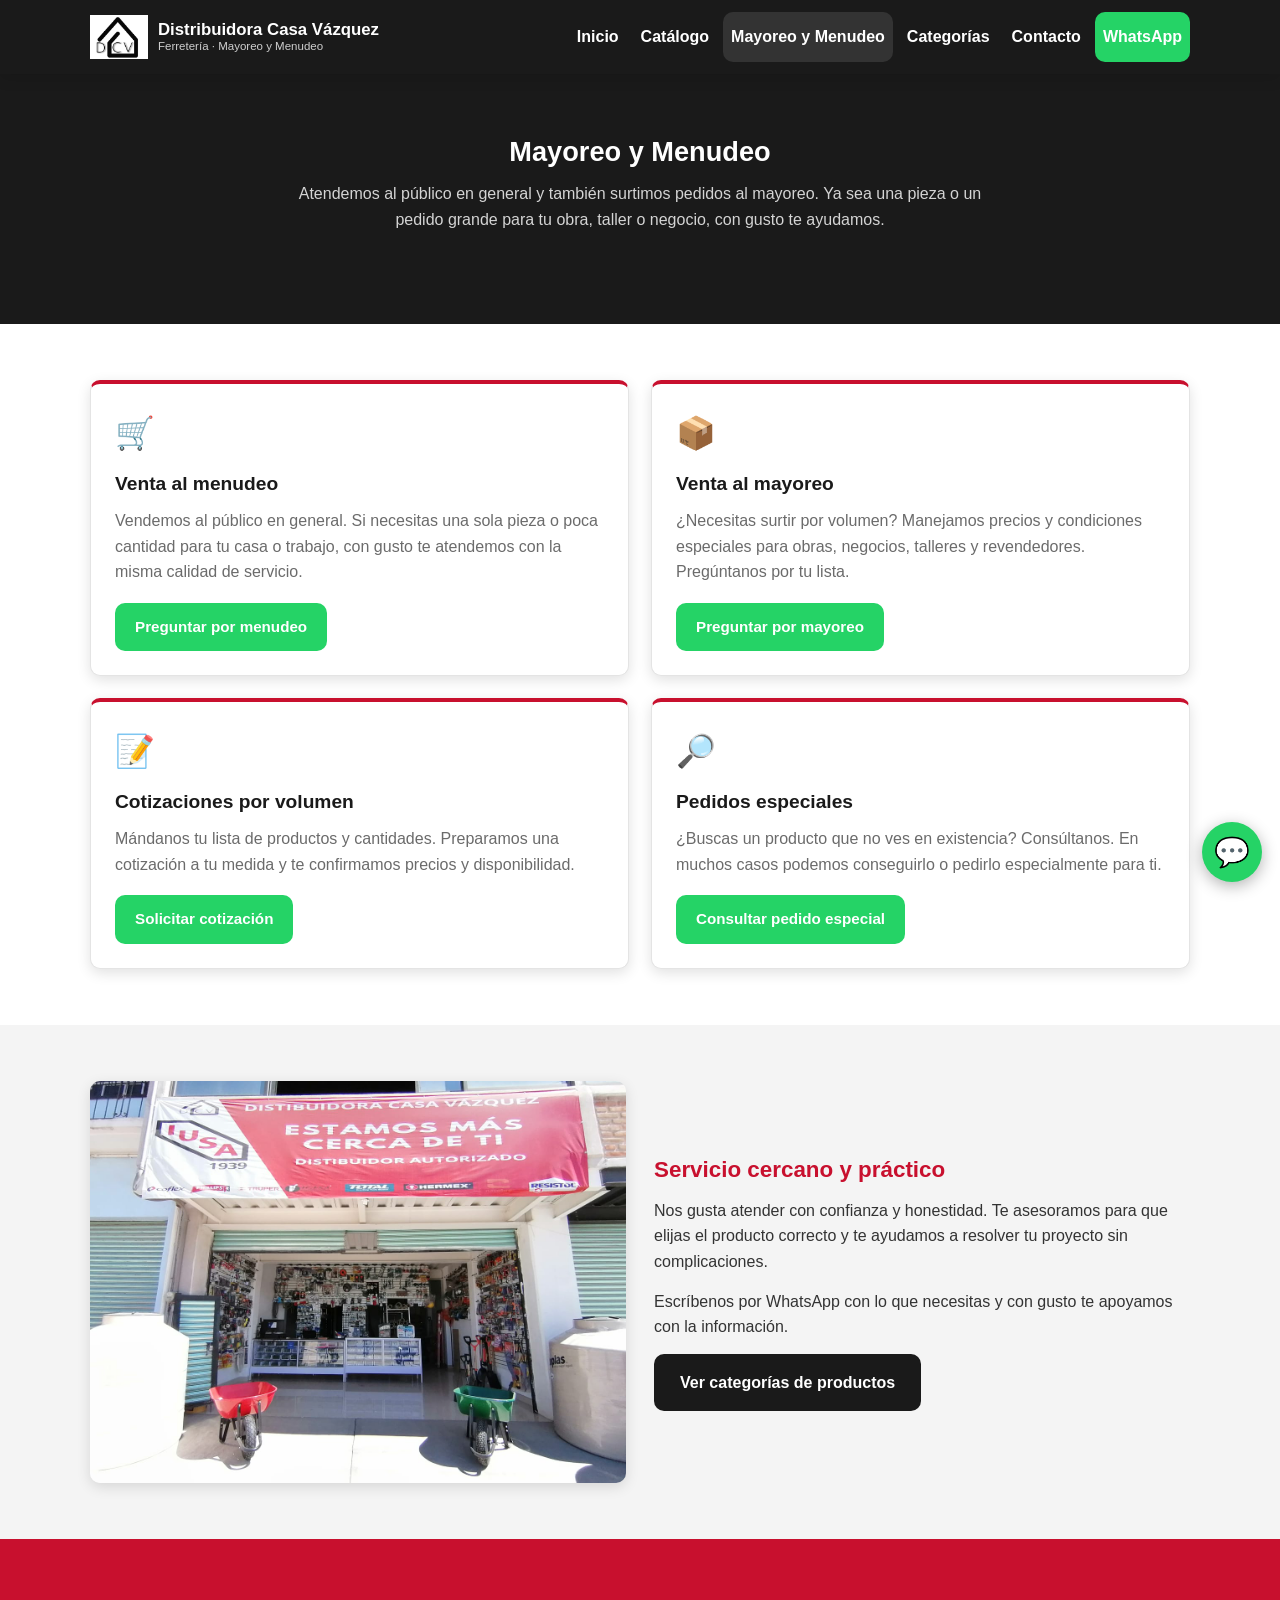
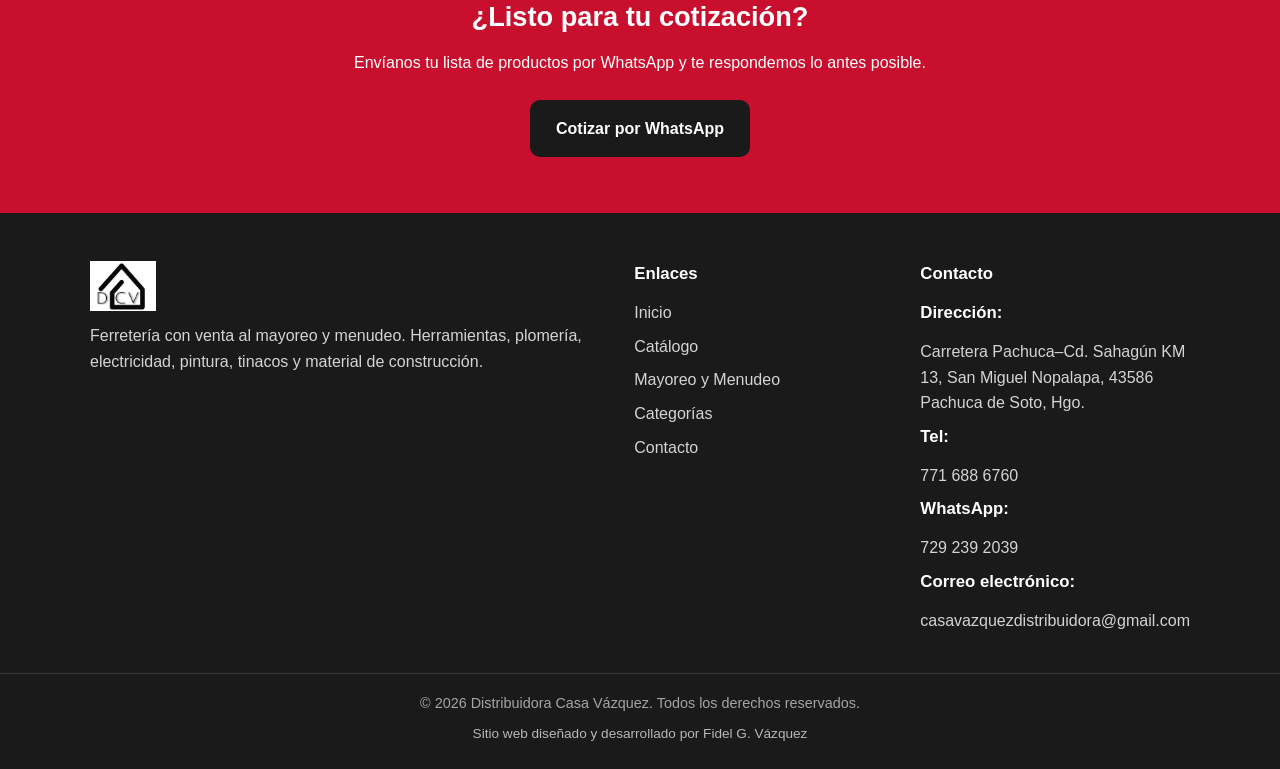
<file: mayoreo.html>
<!DOCTYPE html>
<html lang="es-MX">
<head>
  <meta charset="UTF-8" />
  <meta name="viewport" content="width=device-width, initial-scale=1.0" />
  <title>Mayoreo y Menudeo | Distribuidora Casa Vázquez</title>
  <meta name="description" content="Distribuidora Casa Vázquez vende al público en general y también surte pedidos al mayoreo. Cotizaciones por volumen y pedidos especiales de ferretería." />
  <link rel="stylesheet" href="css/styles.css" />
</head>
<body>
  <a class="saltar-contenido" href="#contenido">Saltar al contenido principal</a>

  <!-- ================= HEADER ================= -->
  <header class="encabezado">
    <nav class="barra-nav" aria-label="Navegación principal">
      <a class="marca" href="index.html">
        <img src="images/logo-dcv.png" alt="Logotipo de Distribuidora Casa Vázquez" />
        <span>Distribuidora Casa Vázquez
          <small>Ferretería · Mayoreo y Menudeo</small>
        </span>
      </a>
      <button class="boton-menu" aria-label="Abrir menú" aria-expanded="false" aria-controls="menu-principal">☰</button>
      <ul class="menu" id="menu-principal">
        <li><a href="index.html">Inicio</a></li>
        <li><a href="catalogo.html">Catálogo</a></li>
        <li><a href="mayoreo.html" class="activo">Mayoreo y Menudeo</a></li>
        <li><a href="categorias.html">Categorías</a></li>
        <li><a href="contacto.html">Contacto</a></li>
        <li>
          <a class="enlace-whatsapp"
             href="https://wa.me/527292392039?text=Hola%2C%20vi%20su%20p%C3%A1gina%20web.%20Me%20gustar%C3%ADa%20cotizar%20productos%20de%20ferreter%C3%ADa."
             target="_blank" rel="noopener">WhatsApp</a>
        </li>
      </ul>
    </nav>
  </header>

  <main id="contenido">
    <!-- ================= PAGE HEADER ================= -->
    <section class="seccion seccion-oscura">
      <div class="contenedor centrado">
        <h1 class="titulo-seccion">Mayoreo y Menudeo</h1>
        <p class="subtitulo-seccion">Atendemos al público en general y también surtimos pedidos al mayoreo. 
          Ya sea una pieza o un pedido grande para tu obra, taller o negocio, con gusto te ayudamos.</p>
      </div>
    </section>

    <!-- ================= SERVICES ================= -->
    <section class="seccion">
      <div class="contenedor">
        <div class="rejilla">
          <article class="tarjeta">
            <div class="icono" aria-hidden="true">🛒</div>
            <h3>Venta al menudeo</h3>
            <p>Vendemos al público en general. Si necesitas una sola pieza o poca cantidad para tu casa o trabajo, con gusto te atendemos con la misma calidad de servicio.</p>
            <a class="boton boton-whatsapp"
               href="https://wa.me/527292392039?text=Hola%2C%20me%20interesa%20comprar%20al%20menudeo.%20Quisiera%20preguntar%20por%20un%20producto."
               target="_blank" rel="noopener">Preguntar por menudeo</a>
          </article>

          <article class="tarjeta">
            <div class="icono" aria-hidden="true">📦</div>
            <h3>Venta al mayoreo</h3>
            <p>¿Necesitas surtir por volumen? Manejamos precios y condiciones especiales para obras, negocios, talleres y revendedores. Pregúntanos por tu lista.</p>
            <a class="boton boton-whatsapp"
               href="https://wa.me/527292392039?text=Hola%2C%20me%20interesa%20comprar%20al%20mayoreo.%20Quisiera%20una%20cotizaci%C3%B3n%20por%20volumen."
               target="_blank" rel="noopener">Preguntar por mayoreo</a>
          </article>

          <article class="tarjeta">
            <div class="icono" aria-hidden="true">📝</div>
            <h3>Cotizaciones por volumen</h3>
            <p>Mándanos tu lista de productos y cantidades. Preparamos una cotización a tu medida y te confirmamos precios y disponibilidad.</p>
            <a class="boton boton-whatsapp"
               href="https://wa.me/527292392039?text=Hola%2C%20me%20gustar%C3%ADa%20una%20cotizaci%C3%B3n%20por%20volumen.%20Le%20env%C3%ADo%20mi%20lista%20de%20productos."
               target="_blank" rel="noopener">Solicitar cotización</a>
          </article>

          <article class="tarjeta">
            <div class="icono" aria-hidden="true">🔎</div>
            <h3>Pedidos especiales</h3>
            <p>¿Buscas un producto que no ves en existencia? Consúltanos. En muchos casos podemos conseguirlo o pedirlo especialmente para ti.</p>
            <a class="boton boton-whatsapp"
               href="https://wa.me/527292392039?text=Hola%2C%20busco%20un%20producto%20especial.%20%C2%BFMe%20pueden%20ayudar%20a%20conseguirlo%3F"
               target="_blank" rel="noopener">Consultar pedido especial</a>
          </article>
        </div>
      </div>
    </section>

    <!-- ================= WHY BUY WITH US? ================= -->
    <section class="seccion seccion-gris">
      <div class="contenedor">
        <div class="bloque-doble">
          <img src="images/Productos.jpg" alt="Productos de ferretería organizados para pedidos al mayoreo y menudeo" />
          <div>
            <h3>Servicio cercano y práctico</h3>
            <p>Nos gusta atender con confianza y honestidad. Te asesoramos para que elijas el producto correcto y te ayudamos a resolver tu proyecto sin complicaciones.</p>
            <p>Escríbenos por WhatsApp con lo que necesitas y con gusto te apoyamos con la información.</p>
            <a class="boton boton-negro" href="categorias.html">Ver categorías de productos</a>
          </div>
        </div>
      </div>
    </section>

    <!-- ================= CALL TO ACTION ================= -->
    <section class="cta">
      <h2>¿Listo para tu cotización?</h2>
      <p>Envíanos tu lista de productos por WhatsApp y te respondemos lo antes posible.</p>
      <a class="boton boton-negro"
         href="https://wa.me/527292392039?text=Hola%2C%20me%20gustar%C3%ADa%20una%20cotizaci%C3%B3n.%20Le%20env%C3%ADo%20mi%20lista%20de%20productos."
         target="_blank" rel="noopener">Cotizar por WhatsApp</a>
    </section>
  </main>

  <!-- ================= FOOTER ================= -->
  <footer class="pie">
    <div class="contenedor pie-rejilla">
      <div class="pie-marca">
        <img src="images/logo-dcv.png" alt="Logotipo de Distribuidora Casa Vázquez" />
        <p>Ferretería con venta al mayoreo y menudeo. Herramientas, plomería, electricidad, pintura, tinacos y material de construcción.</p>
      </div>
      <div>
        <h4>Enlaces</h4>
        <ul>
          <li><a href="index.html">Inicio</a></li>
          <li><a href="catalogo.html">Catálogo</a></li>
          <li><a href="mayoreo.html">Mayoreo y Menudeo</a></li>
          <li><a href="categorias.html">Categorías</a></li>
          <li><a href="contacto.html">Contacto</a></li>
        </ul>
      </div>
      <div>
        <h4>Contacto</h4>
        <ul>
          <li><h4>Dirección:</h4> <span>Carretera Pachuca–Cd. Sahagún KM 13, San Miguel Nopalapa, 43586 Pachuca de Soto, Hgo.</span></li>
          <li><h4>Tel:</h4><span>771 688 6760</span></li>
          <li><h4>WhatsApp:</h4><span>729 239 2039</span></li>
          <li><h4>Correo electrónico:</h4><span>casavazquezdistribuidora@gmail.com</span></li>
        </ul>
      </div>
    </div>
    <p class="pie-abajo">
  © <span class="anio-actual">2026</span>
  Distribuidora Casa Vázquez. Todos los derechos reservados.
</p>

<p class="credito-desarrollador">
  Sitio web diseñado y desarrollado por
  <a href="mailto:fidgvaz@gmail.com">Fidel G. Vázquez</a>
</p>
  </footer>

  <a class="whatsapp-flotante"
     href="https://wa.me/527292392039?text=Hola%2C%20vi%20su%20p%C3%A1gina%20web.%20Me%20gustar%C3%ADa%20cotizar%20productos%20de%20ferreter%C3%ADa."
     target="_blank" rel="noopener" aria-label="Escríbenos por WhatsApp">
    <span aria-hidden="true">💬</span>
  </a>

  <script src="js/main.js"></script>
</body>
</html>
</file>
<file: css/styles.css>
/* =========================================================
   Distribuidora Casa Vázquez — Main stylesheet
   Brand colors: red, black, white, and dark gray.
   Mobile-first design.
   ========================================================= */

/* ---------- Color and sizing variables ---------- */
:root {
  --color-rojo: #c8102e;
  --color-rojo-oscuro: #9c0c23;
  --color-negro: #1a1a1a;
  --color-gris-oscuro: #333333;
  --color-gris: #6b6b6b;
  --color-gris-claro: #f4f4f4;
  --color-blanco: #ffffff;
  --color-whatsapp: #25d366;
  --color-whatsapp-oscuro: #1da851;

  --ancho-max: 1140px;
  --radio: 10px;
  --sombra: 0 4px 14px rgba(0, 0, 0, 0.12);
  --transicion: 0.2s ease;

  --fuente: "Segoe UI", Roboto, "Helvetica Neue", Arial, sans-serif;
}

/* ---------- Basic reset ---------- */
* {
  margin: 0;
  padding: 0;
  box-sizing: border-box;
}

html {
  scroll-behavior: smooth;
}

body {
  font-family: var(--fuente);
  color: var(--color-negro);
  line-height: 1.6;
  background-color: var(--color-blanco);
}

img {
  max-width: 100%;
  display: block;
}

a {
  color: var(--color-rojo);
  text-decoration: none;
}

/* Reusable centered container */
.contenedor {
  width: 100%;
  max-width: var(--ancho-max);
  margin: 0 auto;
  padding: 0 20px;
}

/* Visible keyboard focus for accessibility */
a:focus-visible,
button:focus-visible,
.boton:focus-visible {
  outline: 3px solid var(--color-negro);
  outline-offset: 2px;
}

/* Skip-to-content link for screen readers */
.saltar-contenido {
  position: absolute;
  left: -999px;
  top: 0;
  background: var(--color-negro);
  color: var(--color-blanco);
  padding: 10px 16px;
  z-index: 2000;
}
.saltar-contenido:focus {
  left: 0;
}

/* =========================================================
   Header and navigation
   ========================================================= */
.encabezado {
  background-color: var(--color-negro);
  color: var(--color-blanco);
  position: sticky;
  top: 0;
  z-index: 1000;
  box-shadow: var(--sombra);
}

.barra-nav {
  display: flex;
  align-items: center;
  justify-content: space-between;
  gap: 12px;
  padding: 12px 20px;
  max-width: var(--ancho-max);
  margin: 0 auto;
}

.marca {
  display: flex;
  align-items: center;
  gap: 10px;
  color: var(--color-blanco);
  font-weight: 700;
  font-size: 1.05rem;
}

.marca img {
  height: 44px;
  width: auto;
}

.marca span {
  line-height: 1.1;
}

.marca small {
  display: block;
  font-weight: 400;
  font-size: 0.72rem;
  color: #cfcfcf;
}

/* Button used to open the mobile menu */
.boton-menu {
  background: transparent;
  border: 2px solid var(--color-blanco);
  color: var(--color-blanco);
  font-size: 1.4rem;
  line-height: 1;
  padding: 6px 12px;
  border-radius: var(--radio);
  cursor: pointer;
}

/* Navigation link list */
.menu {
  list-style: none;
  display: none; /* Hidden on mobile until opened */
  flex-direction: column;
  gap: 4px;
  width: 100%;
}

.menu.abierto {
  display: flex;
}

.menu li a {
  display: block;
  color: var(--color-blanco);
  padding: 12px 8px;
  border-radius: var(--radio);
  font-weight: 600;
  transition: background var(--transicion);
}

.menu li a:hover,
.menu li a.activo {
  background-color: var(--color-gris-oscuro);
}

.menu .enlace-whatsapp {
  background-color: var(--color-whatsapp);
  color: var(--color-blanco);
  text-align: center;
}
.menu .enlace-whatsapp:hover {
  background-color: var(--color-whatsapp-oscuro);
}

/* Display the navigation horizontally on larger screens */
@media (min-width: 900px) {
  .boton-menu {
    display: none;
  }
  .menu {
    display: flex;
    flex-direction: row;
    align-items: center;
    width: auto;
    gap: 6px;
  }
}

/* =========================================================
   Reusable buttons
   ========================================================= */
.boton {
  display: inline-block;
  padding: 14px 24px;
  border-radius: var(--radio);
  font-weight: 700;
  text-align: center;
  cursor: pointer;
  border: 2px solid transparent;
  transition: transform var(--transicion), background var(--transicion);
}
.boton:hover {
  transform: translateY(-2px);
}

.boton-rojo {
  background-color: var(--color-rojo);
  color: var(--color-blanco);
}
.boton-rojo:hover {
  background-color: var(--color-rojo-oscuro);
}

.boton-negro {
  background-color: var(--color-negro);
  color: var(--color-blanco);
}
.boton-negro:hover {
  background-color: var(--color-gris-oscuro);
}

.boton-linea {
  background-color: transparent;
  color: var(--color-blanco);
  border-color: var(--color-blanco);
}
.boton-linea:hover {
  background-color: var(--color-blanco);
  color: var(--color-negro);
}

.boton-whatsapp {
  background-color: var(--color-whatsapp);
  color: var(--color-blanco);
}
.boton-whatsapp:hover {
  background-color: var(--color-whatsapp-oscuro);
}

/* =========================================================
   Hero section
   ========================================================= */
.hero {
  background:
    linear-gradient(rgba(0, 0, 0, 0.15), rgba(0, 0, 0, 0.15)),
    url("../images/fachada.jpg") center/cover no-repeat;
  color: var(--color-blanco);
  text-align: center;
  padding: 80px 20px;
}

.hero h1 {
  font-size: 2rem;
  margin-bottom: 12px;
  line-height: 1.2;
}

.hero p {
    max-width: 640px;
    margin: 0 auto 28px;
    font-size: 1.1rem;
    color: #ffffff;
    font-weight: 500;
    line-height: 1.5;
    text-shadow: 0 2px 8px rgba(0, 0, 0, 0.85);
}

.hero-botones {
  display: flex;
  flex-wrap: wrap;
  gap: 14px;
  justify-content: center;
}

@media (min-width: 700px) {
  .hero {
    padding: 120px 20px;
  }
  .hero h1 {
    font-size: 2.8rem;
  }
}

/* =========================================================
   General sections
   ========================================================= */
.seccion {
  padding: 56px 0;
}

.seccion-gris {
  background-color: var(--color-gris-claro);
}

.seccion-oscura {
  background-color: var(--color-negro);
  color: var(--color-blanco);
}

.titulo-seccion {
  font-size: 1.7rem;
  color: var(--color-rojo);
  margin-bottom: 8px;
  text-align: center;
}

.seccion-oscura .titulo-seccion {
  color: var(--color-blanco);
}

.subtitulo-seccion {
  text-align: center;
  max-width: 700px;
  margin: 0 auto 36px;
  color: var(--color-gris);
}

.seccion-oscura .subtitulo-seccion {
  color: #d4d4d4;
}

/* Text and image layout */
.bloque-doble {
  display: grid;
  gap: 28px;
  align-items: center;
}
@media (min-width: 850px) {
  .bloque-doble {
    grid-template-columns: 1fr 1fr;
  }
}

.bloque-doble img {
  border-radius: var(--radio);
  box-shadow: var(--sombra);
  width: 100%;
  height: 100%;
  object-fit: cover;
}

.bloque-doble h3 {
  color: var(--color-rojo);
  font-size: 1.4rem;
  margin-bottom: 10px;
}

.bloque-doble p {
  margin-bottom: 14px;
  color: var(--color-gris-oscuro);
}

/* =========================================================
   Cards: categories, services, and similar content
   ========================================================= */
.rejilla {
  display: grid;
  gap: 22px;
  grid-template-columns: 1fr;
}
@media (min-width: 600px) {
  .rejilla {
    grid-template-columns: repeat(2, 1fr);
  }
}
@media (min-width: 950px) {
  .rejilla-3 {
    grid-template-columns: repeat(3, 1fr);
  }
}

.tarjeta {
  background-color: var(--color-blanco);
  border: 1px solid #e4e4e4;
  border-top: 4px solid var(--color-rojo);
  border-radius: var(--radio);
  padding: 24px;
  box-shadow: var(--sombra);
  display: flex;
  flex-direction: column;
}

.tarjeta h3 {
  color: var(--color-negro);
  margin-bottom: 8px;
  font-size: 1.2rem;
}

.tarjeta p {
  color: var(--color-gris);
  margin-bottom: 18px;
  flex-grow: 1;
}

.tarjeta .boton {
  align-self: flex-start;
  padding: 10px 18px;
  font-size: 0.95rem;
}

/* Simple emoji icon inside a card  */
.tarjeta .icono {
  font-size: 2rem;
  margin-bottom: 10px;
}

/* =========================================================
   BInformation blocks: hours and service area
   ========================================================= */
.info-lista {
  list-style: none;
  max-width: 560px;
  margin: 0 auto;
}
.info-lista li {
  display: flex;
  justify-content: space-between;
  gap: 12px;
  padding: 12px 0;
  border-bottom: 1px solid #dcdcdc;
}
.seccion-oscura .info-lista li {
  border-bottom-color: #444;
}
.info-lista li span:first-child {
  font-weight: 600;
}

/* =========================================================
   Call to action
   ========================================================= */
.cta {
  background-color: var(--color-rojo);
  color: var(--color-blanco);
  text-align: center;
  padding: 56px 20px;
}
.cta h2 {
  font-size: 1.7rem;
  margin-bottom: 12px;
}
.cta p {
  max-width: 600px;
  margin: 0 auto 24px;
}

/* =========================================================
   Catalog page
   ========================================================= */
.aviso {
  background-color: #fff4f4;
  border: 1px solid var(--color-rojo);
  border-left: 6px solid var(--color-rojo);
  border-radius: var(--radio);
  padding: 16px 20px;
  max-width: 700px;
  margin: 24px auto 0;
  color: var(--color-gris-oscuro);
}

.centrado {
  text-align: center;
}

/* =========================================================
   Contact page
   ========================================================= */
.contacto-rejilla {
  display: grid;
  gap: 26px;
  grid-template-columns: 1fr;
}
@media (min-width: 850px) {
  .contacto-rejilla {
    grid-template-columns: 1fr 1fr;
  }
}

.dato-contacto {
  margin-bottom: 18px;
}
.dato-contacto strong {
  display: block;
  color: var(--color-rojo);
  margin-bottom: 2px;
}


/* Google Maps container */
.mapa-caja {
  border-radius: var(--radio);
  overflow: hidden;
  box-shadow: var(--sombra);
  background-color: var(--color-gris-claro);
}

.mapa-caja iframe {
  width: 100%;
  min-height: 360px;
  border: 0;
  display: block;
}

/* Visual contact form without real submission */
.formulario {
  display: grid;
  gap: 14px;
}
.formulario label {
  font-weight: 600;
}
.formulario input,
.formulario textarea {
  width: 100%;
  padding: 12px;
  border: 1px solid #cfcfcf;
  border-radius: var(--radio);
  font-family: inherit;
  font-size: 1rem;
}
.formulario textarea {
  min-height: 120px;
  resize: vertical;
}

/* =========================================================
   Floating WhatsApp button
   ========================================================= */
.whatsapp-flotante {
  position: fixed;
  right: 18px;
  bottom: 18px;
  z-index: 1500;
  background-color: var(--color-whatsapp);
  color: var(--color-blanco);
  width: 60px;
  height: 60px;
  border-radius: 50%;
  display: flex;
  align-items: center;
  justify-content: center;
  font-size: 1.8rem;
  box-shadow: 0 4px 16px rgba(0, 0, 0, 0.3);
  transition: transform var(--transicion), background var(--transicion);
}
.whatsapp-flotante:hover {
  background-color: var(--color-whatsapp-oscuro);
  transform: scale(1.08);
}

/* =========================================================
   Footer
   ========================================================= */
.pie {
  background-color: var(--color-negro);
  color: #d4d4d4;
  padding: 48px 0 24px;
}

.pie-rejilla {
  display: grid;
  gap: 28px;
  grid-template-columns: 1fr;
}
@media (min-width: 700px) {
  .pie-rejilla {
    grid-template-columns: 2fr 1fr 1fr;
  }
}

.pie h4 {
  color: var(--color-blanco);
  margin-bottom: 12px;
  font-size: 1.05rem;
}

.pie ul {
  list-style: none;
}
.pie ul li {
  margin-bottom: 8px;
}
.pie a {
  color: #d4d4d4;
}
.pie a:hover {
  color: var(--color-blanco);
}

.pie-marca img {
  height: 50px;
  margin-bottom: 12px;
}

.pie-abajo {
  text-align: center;
  border-top: 1px solid #3a3a3a;
  margin-top: 32px;
  padding-top: 18px;
  font-size: 0.9rem;
  color: #a5a5a5;
}

.credito-desarrollador {
  width: 100%;
  margin: 8px 0 0;
  text-align: center;
  font-size: 0.85rem;
  color: #b8b8b8;
}

.credito-desarrollador a {
  color: inherit;
  text-decoration: none;
}

.credito-desarrollador a:hover,
.credito-desarrollador a:focus {
  text-decoration: underline;
}
</file>
